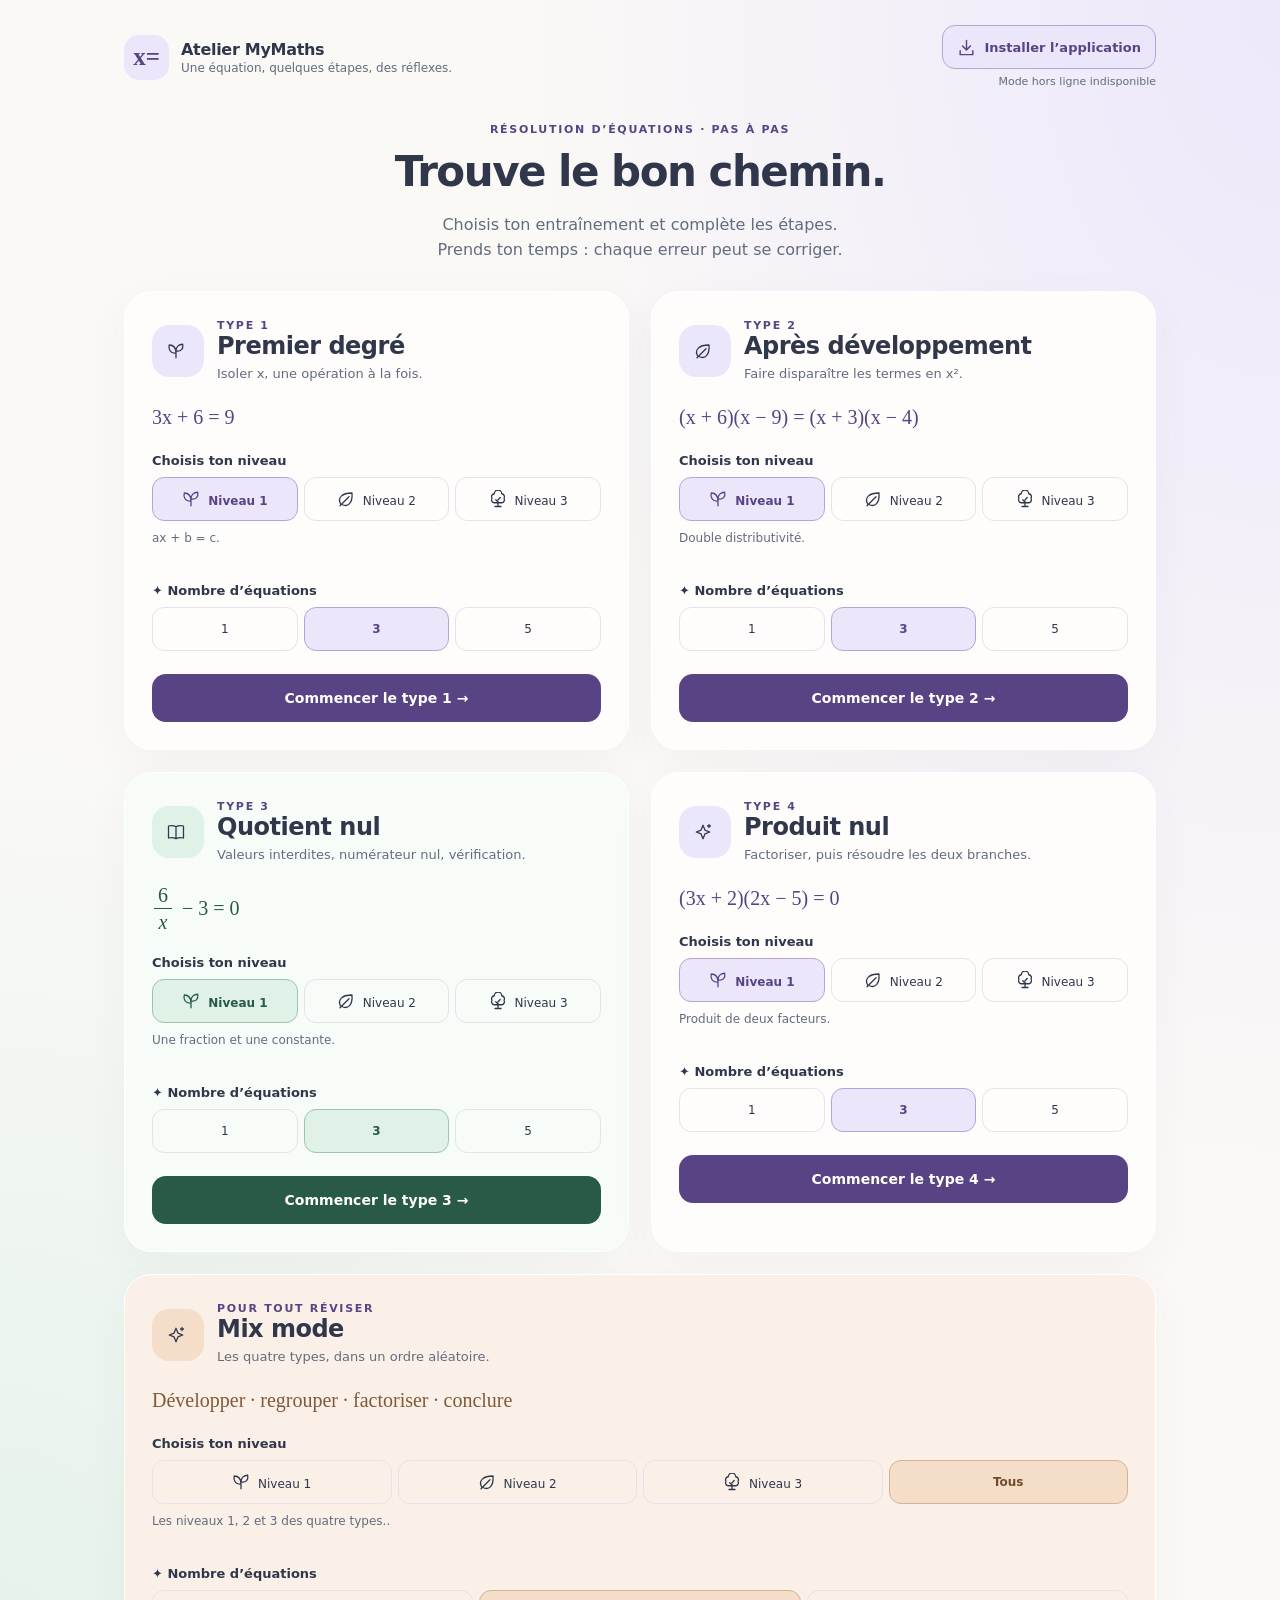
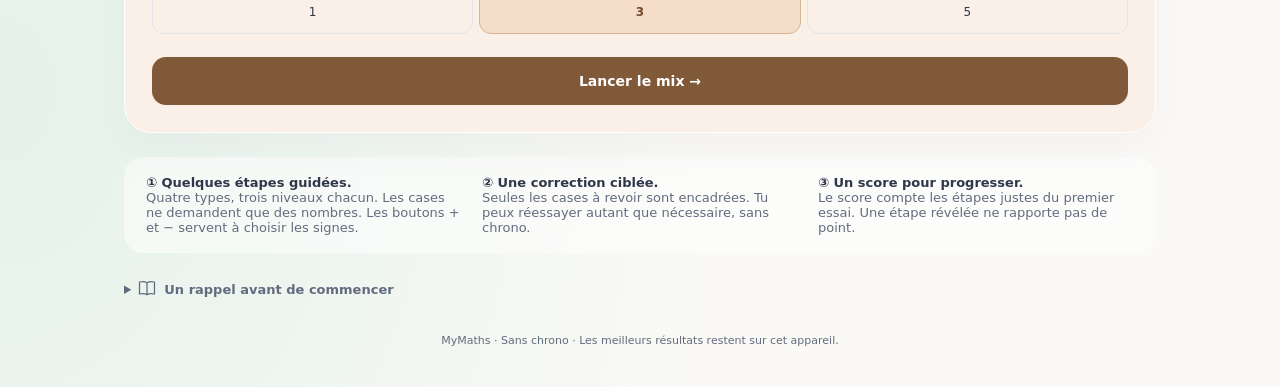
<file: equations/index.html>
<!doctype html><html lang="fr"><head><meta charset="utf-8"><meta name="viewport" content="width=device-width,initial-scale=1,viewport-fit=cover"><meta name="theme-color" content="#f4f0fc"><title>Équations · Atelier MyMaths</title><link rel="manifest" href="manifest.webmanifest"><link rel="icon" type="image/png" sizes="192x192" href="icons/equations-192.png"><link rel="apple-touch-icon" sizes="180x180" href="icons/equations-180.png"><meta name="apple-mobile-web-app-capable" content="yes"><meta name="apple-mobile-web-app-title" content="Équations"><meta name="apple-mobile-web-app-status-bar-style" content="default"><script src="pwa.js" defer></script><style>
:root{--ink:#30374b;--muted:#626c7e;--bg:#faf9f6;--lav:#ece6fa;--lavink:#584385;--mint:#e0f1e8;--mintink:#285a46;--peach:#fbe9dc;--line:#e3e3e9;--card:#fffdfb;--danger:#9b3947;--wrong:#ffe4df;--focus:#675197;--shadow:0 14px 45px #55516b0b;font-family:ui-rounded,"Segoe UI",system-ui,sans-serif;color:var(--ink)}
*{box-sizing:border-box}body{margin:0;background:radial-gradient(ellipse at 100% 0%,#ede7fb 0%,transparent 42%),radial-gradient(ellipse at 0% 85%,#e4f2ea 0%,transparent 40%),var(--bg);min-height:100svh}button,input{font:inherit}button{cursor:pointer;color:inherit}button:disabled{cursor:default;opacity:.6}button:focus-visible,input:focus-visible,a:focus-visible,summary:focus-visible{outline:3px solid var(--focus);outline-offset:4px}[hidden]{display:none!important}button{touch-action:manipulation;-webkit-tap-highlight-color:transparent}a{color:var(--lavink)}.app{max-width:1080px;margin:auto;padding:25px 24px 40px}.brand{display:flex;align-items:center;gap:12px;margin-bottom:34px}.logo{width:45px;height:45px;background:var(--lav);color:var(--lavink);border-radius:15px;display:grid;place-items:center;font-family:Georgia,serif;font-weight:bold;font-size:25px}.brand-title{font-weight:750;letter-spacing:-.3px}.brand-sub{font-size:12px;color:var(--muted);margin-top:2px}.offline{margin-left:auto;font-size:12px;color:var(--mintink);background:var(--mint);padding:8px 12px;border-radius:30px}.hero{max-width:720px;margin:0 auto 28px;text-align:center}.eyebrow{text-transform:uppercase;letter-spacing:1.7px;font-size:11px;font-weight:800;color:var(--lavink)}h1{font-size:clamp(28px,4vw,42px);line-height:1.16;letter-spacing:-1.5px;margin:12px 0}p{line-height:1.55}.hero p{color:var(--muted);font-size:16px;margin-bottom:0}.cards{display:grid;grid-template-columns:1fr 1fr;gap:22px}.card{background:var(--card);border:1px solid #fff;border-radius:27px;padding:27px;box-shadow:var(--shadow)}.card.factor{background:#f8fcf9}.card-head{display:flex;gap:13px;align-items:center}.card-icon{font-size:25px;width:52px;height:52px;display:grid;place-items:center;border-radius:17px;background:var(--lav)}.factor .card-icon{background:var(--mint)}h2{margin:0;font-size:24px;letter-spacing:-.5px}.sub{font-size:13px;color:var(--muted);margin:4px 0 0}.sample{margin:19px 0 22px;color:var(--lavink);font:24px Georgia,serif;display:flex;gap:8px;align-items:center;flex-wrap:wrap}.factor .sample{color:var(--mintink)}fieldset{border:0;margin:20px 0 0;padding:0;min-width:0}legend{font-size:13px;font-weight:700;margin-bottom:9px;padding:0}.choices{display:flex;gap:6px}.choice{flex:1;background:transparent;border:1px solid var(--line);border-radius:12px;padding:11px 4px;min-height:44px;font-size:12px;white-space:nowrap}.choice[aria-pressed=true]{background:var(--lav);border-color:#b4a4d7;color:var(--lavink);font-weight:750}.factor .choice[aria-pressed=true]{background:var(--mint);border-color:#99c6ac;color:var(--mintink)}.level-desc{font-size:12px;min-height:34px;color:var(--muted);margin:8px 0 0}.primary,.secondary{border:0;border-radius:14px;padding:13px 19px;font-weight:700;min-height:48px;font-size:14px}.primary{background:var(--lavink);color:white}.factor .primary{background:var(--mintink)}.secondary{background:#efeff5;color:var(--ink);border:1px solid #e3e3eb}.start{width:100%;margin-top:23px}.rules{margin:24px 0 0;padding:18px 22px;background:#ffffff8c;border-radius:20px;font-size:13px;color:var(--muted)}.rules strong{color:var(--ink)}.rule-grid{display:grid;grid-template-columns:repeat(3,1fr);gap:20px}.memo{margin:18px auto 0;font-size:13px;color:var(--muted)}summary{cursor:pointer;min-height:38px;padding:8px 0;font-weight:600}.memo-content{display:flex;flex-wrap:wrap;gap:12px 24px;padding:10px 0}.memo-content .math{font-size:21px}.foot{margin-top:25px;text-align:center;color:var(--muted);font-size:11px}.toprow{display:flex;justify-content:space-between;align-items:center;gap:12px;margin:0 0 18px}.back{border:0;background:transparent;font-size:13px;padding:10px 0;color:var(--muted);min-height:44px}.session-heading{font-weight:700;font-size:15px}.session{max-width:860px;margin:auto}.exercise{background:var(--card);border:1px solid white;border-radius:27px 27px 0 0;box-shadow:var(--shadow);padding:22px 26px 18px}.ex-meta{display:flex;justify-content:space-between;align-items:center;gap:10px}.badge{border-radius:30px;padding:9px 13px;background:var(--lav);color:var(--lavink);font-size:13px;font-weight:700}.time{background:#ecf0f7;color:#44546e;white-space:nowrap;min-width:94px;text-align:center;font-variant-numeric:tabular-nums}.time.hurry{background:var(--peach);color:#815122}.question-count{text-align:center;color:var(--muted);font-size:12px;margin:16px 0 10px}.progress{height:5px;overflow:hidden;background:#efedf3;border-radius:10px;margin:10px 0 22px}.progress-bar{height:100%;background:#bba6df;border-radius:10px;transition:width .2s}.source{text-align:center;line-height:1.5;margin:0 0 18px;min-height:52px;font-size:clamp(31px,5vw,44px)}.math{font-family:"Cambria Math",Cambria,"Times New Roman",serif;letter-spacing:0;line-height:1.4}.math i{font-style:italic}.math sup{font-size:.58em;vertical-align:super}.fraction{display:inline-flex;flex-direction:column;vertical-align:middle;text-align:center;font-size:.77em;line-height:1.1;margin:0 .12em;transform:translateY(-.07em)}.fraction .num{border-bottom:1.2px solid currentColor;padding:0 .18em .08em}.fraction .den{padding:.08em .18em 0}.equation-label{text-align:center;font-size:12px;color:var(--muted);margin:0 0 8px}.answer-row{display:flex;flex-wrap:wrap;gap:7px;justify-content:center;align-items:center;min-height:80px;font-size:clamp(28px,5vw,39px)}.term{display:inline-flex;align-items:center;gap:5px;white-space:nowrap}.slot{width:92px;max-width:100%;height:57px;border:2px solid #d9d6e4;border-radius:12px;text-align:center;color:var(--ink);background:#fff;font:600 24px ui-rounded,"Segoe UI",system-ui,sans-serif;padding:6px 3px;transition:border .1s}.slot.active{border-color:var(--focus);box-shadow:0 0 0 3px #ede5fa}.slot.bad{border:3px solid var(--danger);background:var(--wrong);box-shadow:none}.slot.good{border-color:#649279;background:#eff8f0;color:#315a44;opacity:1}.slot:disabled{opacity:1}.sign{border:1px solid #d8d4e1;background:#f3eff8;border-radius:10px;width:43px;height:52px;font-size:28px;line-height:1}.sign.bad{border:3px solid var(--danger);background:var(--wrong)}.sign.good{border-color:#649279;background:#eff8f0;opacity:1}.factor-pair{display:flex;flex-wrap:wrap;gap:8px;justify-content:center;align-items:center}.factor-group{display:inline-flex;align-items:center;gap:4px}.factor-group .slot{width:77px}.factor-group .sign{width:39px}.active-hint{font-size:12px;text-align:center;min-height:18px;color:var(--muted);margin:14px 0 3px}.feedback{margin:12px 0 0;border-radius:14px;padding:12px 15px;background:#f1eff7;font-size:14px;line-height:1.45}.feedback.warning{background:var(--peach);color:#754923}.feedback.success{background:var(--mint);color:var(--mintink)}.feedback.error{background:#fce7e3;color:#7e343c}.feedback:empty{display:none}.feedback .math{font-size:23px;display:block;margin-top:7px;overflow-wrap:anywhere}.explanation{font-size:13px;color:var(--muted);margin-top:8px}.keypad-area{border:1px solid #fff;border-top:1px solid #e5e1ec;border-radius:0 0 27px 27px;background:#f0edf5;padding:16px 20px 20px;box-shadow:var(--shadow)}.keypad{display:grid;grid-template-columns:repeat(4,1fr);gap:7px;max-width:560px;margin:auto}.key{border:1px solid #e4dfeb;border-bottom-width:3px;border-radius:13px;background:#fffdfb;height:52px;font-size:23px;font-weight:600}.key.function{font-size:15px;background:#e5def0;color:var(--lavink)}.key:active{transform:translateY(1px);border-bottom-width:1px}.action-row{display:flex;gap:10px;max-width:560px;margin:12px auto 0}.action-row .primary{flex:1}.skip{font-size:12px;min-width:112px;padding:10px;border:0;background:transparent;color:var(--muted);border-radius:12px}.key-guide{text-align:center;font-size:11px;color:var(--muted);margin-top:10px}.practice-memo{padding:0 8px}.result{max-width:860px;margin:auto}.result-hero{text-align:center;background:var(--card);border-radius:27px;padding:30px;border:1px solid #fff;box-shadow:var(--shadow)}.result-emoji{font-size:34px;margin-bottom:10px}.result-title{font-size:28px;margin:0}.result-note{color:var(--muted);margin:8px auto 24px;max-width:520px}.stats{display:grid;grid-template-columns:repeat(3,1fr);gap:10px}.stat{background:#f2eef9;border-radius:18px;padding:17px 10px}.stat:nth-child(2){background:#e9f4ed}.stat:nth-child(3){background:#faeddf}.stat-value{font-size:31px;font-weight:800;letter-spacing:-1px;font-variant-numeric:tabular-nums}.stat-label{font-size:12px;color:var(--muted);margin:5px 0 0}.stat small{display:block;font-size:11px;color:var(--muted);margin-top:5px}.score-info{font-size:12px;color:var(--muted);margin:17px 0 0}.advice{background:#fffdfb;border-radius:21px;padding:22px;margin-top:16px;border:1px solid #fff}.advice h3{font-size:16px;margin:0 0 6px}.advice p{margin:0;font-size:14px;color:var(--muted)}.result-actions{display:flex;flex-wrap:wrap;justify-content:center;gap:10px;margin-top:22px}.review{margin-top:22px;padding:4px 18px;background:#fff9;border-radius:18px}.review-item{padding:15px 0;border-top:1px solid var(--line);font-size:13px}.review-item .math{font-size:23px;display:block;margin-top:8px;overflow-wrap:anywhere}.status-line{display:flex;justify-content:space-between;gap:12px}.record{font-size:12px;color:var(--muted);margin-top:16px}.sr-only{position:absolute;width:1px;height:1px;padding:0;margin:-1px;overflow:hidden;clip:rect(0,0,0,0);white-space:nowrap;border:0}dialog{max-width:400px;width:calc(100% - 32px);border:1px solid #fff;border-radius:22px;padding:25px;color:var(--ink);background:var(--card);box-shadow:0 24px 80px #24203540}dialog::backdrop{background:#30374b55}dialog p{font-size:14px;color:var(--muted)}dialog .action-row{flex-wrap:wrap}button:hover:not(:disabled){filter:brightness(.975)}@media(max-width:750px){.cards{grid-template-columns:1fr}.app{padding:20px 18px 30px}.brand{margin-bottom:25px}.hero h1{letter-spacing:-.8px}.rule-grid{grid-template-columns:1fr;gap:10px}.card{padding:23px}.offline{font-size:11px;padding:7px 9px}.stats{gap:7px}.stat-value{font-size:27px}.result-hero{padding:24px 15px}.source{font-size:34px}.exercise{padding:19px 19px 15px}.factor-group .slot{width:74px}.keypad-area{padding:13px 15px 16px}.choice{font-size:13px}}@media(max-width:380px){.app{padding:15px 10px 25px}.offline{display:none}.card{padding:20px 15px}.choices{gap:4px}.choice{font-size:11px}.exercise{padding:16px 11px}.source{font-size:30px}.slot{width:75px;height:54px;font-size:22px}.answer-row{gap:4px;font-size:30px}.sign{width:37px;height:48px;font-size:25px}.factor-group .slot{width:69px}.factor-group .sign{width:33px}.stats{grid-template-columns:1fr}.stat{padding:12px}.stat-value{font-size:29px}.stat-label{margin-top:1px}.ex-meta .badge{font-size:11px;padding:8px 10px}.result-actions{flex-direction:column}.result-actions button{width:100%}.key-guide{font-size:10px}}@media(prefers-reduced-motion:reduce){*{transition:none!important;scroll-behavior:auto!important}}
.ico{display:inline-block;width:18px;height:18px;vertical-align:-3px;fill:none;stroke:currentColor;stroke-width:1.7;stroke-linecap:round;stroke-linejoin:round;margin-right:4px;flex-shrink:0}.result-emoji .ico{width:38px;height:38px;color:var(--lavink)}.power{white-space:nowrap}.choice{white-space:normal}.slot{min-width:0}
.cards{grid-template-columns:repeat(2,minmax(0,1fr))}.card,.card-head>div{min-width:0}.card-icon{flex-shrink:0}.choice{min-width:0;overflow-wrap:anywhere}@media(max-width:750px){.cards{grid-template-columns:minmax(0,1fr)}}@media(max-width:380px){.card-head{gap:10px}.card-icon{width:40px;height:44px}.card-head h2{font-size:22px}}
.binomial{display:inline-block;white-space:nowrap}.factor-pair{flex:1;min-width:0;max-width:calc(100% - 28px)}@media(max-width:750px){body[data-screen=practice] .brand{margin-bottom:8px}body[data-screen=practice] .brand-sub,body[data-screen=practice] .offline{display:none}body[data-screen=practice] .logo{width:36px;height:36px;border-radius:12px;font-size:23px}.toprow{margin-bottom:8px}.question-count{margin:10px 0 6px}.progress{margin:8px 0 12px}.exercise{padding-top:15px}.source{margin-bottom:12px;font-size:32px}.key{height:46px}.key-guide{font-size:10px}}
.times{font-size:.72em;margin-right:2px}@media(max-width:380px){.factor-pair .slot{width:63px}.factor-pair .factor-group{gap:3px}}

.cards{grid-template-columns:repeat(2,minmax(0,1fr))}.mix-card{grid-column:1/-1;background:#faf0e7}.mix-card .card-icon{background:#f4ddc9}.mix-card .choice[aria-pressed=true]{background:#f4ddc9;color:#75492c;border-color:#d7b393}.mix-card .primary{background:#805939}.mix-card .sample{color:#805939}.number-field{display:inline-flex;align-items:center;border:2px solid #d9d6e4;border-radius:12px;background:#fff;min-width:0;vertical-align:middle;overflow:hidden}.number-field.active{border-color:var(--focus);box-shadow:0 0 0 3px #ede5fa}.number-field.good{border-color:#649279;background:#eff8f0}.number-field .slot{border:0;box-shadow:none;background:transparent;border-radius:0;width:73px;height:53px;font-size:23px}.number-field .slot:focus-visible{outline:0}.number-field .sign{border:0;border-radius:0;width:37px;height:53px;min-width:37px;font-size:25px;background:#f3eff8}.number-field .sign.bad,.number-field .slot.bad{box-shadow:inset 0 0 0 2px var(--danger);background:var(--wrong);border:0}.number-field .sign.good,.number-field .slot.good{background:#eff8f0}.term{gap:4px}.step-expression{display:flex;flex-wrap:wrap;align-items:center;justify-content:center;gap:8px;font-size:34px;line-height:1.7;min-height:78px}.poly-side{display:flex;align-items:center;justify-content:center;flex-wrap:wrap;gap:5px}.side-label{font:12px ui-rounded,"Segoe UI",system-ui,sans-serif;color:var(--muted);margin-bottom:5px;text-align:center}.step-parts{display:grid;grid-template-columns:1fr 1fr;gap:18px}.side-box{background:#f5f2f9;border-radius:16px;padding:12px 8px}.stage-title{text-align:center;font-size:20px;line-height:1.3;margin:15px 0 6px}.stage-help{text-align:center;color:var(--muted);font-size:13px;margin:0 auto 16px;line-height:1.5;max-width:620px}.given{font-size:24px;text-align:center;margin:10px 0 15px;line-height:1.7}.stage-steps{display:flex;gap:6px;justify-content:center;flex-wrap:wrap;margin:12px 0}.stage-chip{font-size:11px;border-radius:20px;padding:7px 10px;background:#f0eef4;color:var(--muted)}.stage-chip.current{background:#ddd3ef;color:#4e387e;font-weight:750}.stage-chip.done{background:var(--mint);color:var(--mintink)}.active-hint{margin:12px 0 3px}.number-field .slot::placeholder{color:#777280}.product-answer{display:flex;flex-wrap:wrap;align-items:center;justify-content:center;gap:8px}.factor-group .number-field .slot{width:57px}.factor-group .number-field .sign{width:32px;min-width:32px}.solution-choices{display:flex;flex-wrap:wrap;gap:8px;justify-content:center;margin:0 0 15px}.solution-choice{min-height:44px;padding:10px 15px;border:1px solid #d7d0e3;border-radius:12px;background:#fff;font-size:13px}.solution-choice[aria-pressed=true]{background:var(--lav);border-color:var(--focus);color:var(--lavink);font-weight:700}.solution-choice.bad{outline:2px solid var(--danger);background:var(--wrong)}.solution-set{min-height:78px}.trail{margin-top:15px;background:#fff9;border-radius:16px;padding:1px 16px}.trail-item{padding:12px 0;border-top:1px solid var(--line);font-size:12px;color:var(--muted)}.trail-item:first-child{border-top:0}.trail-item .math{font-size:22px;color:var(--ink);margin-top:4px;display:block}.current-equation{font-size:clamp(27px,4.5vw,37px);margin:12px 0 6px;text-align:center;line-height:1.7}.stat:nth-child(3){background:#fbeedf}.mode-meta{font-size:12px;color:var(--muted);margin-top:10px}.review-step{border-left:2px solid #d8cfeb;padding-left:12px;margin:10px 0;font-size:12px}.review-step .math{font-size:21px}.step-count{font-size:12px;color:var(--muted);text-align:center}.key.function{font-size:16px}.back{min-height:44px}.practice-memo p{font-size:13px}.card p.sub{min-height:20px}.set-count{font-size:11px;text-align:center;color:var(--muted)}
@media(max-width:800px){.step-parts{grid-template-columns:1fr}.side-box{padding:9px 7px}.stage-help{margin-bottom:12px}.source{font-size:30px}.current-equation{font-size:29px}.step-expression{font-size:29px}.number-field .slot{width:65px;font-size:21px}.number-field .sign{width:33px;min-width:33px}.stage-title{font-size:18px}.stage-chip{padding:5px 8px}}
@media(max-width:750px){.cards{grid-template-columns:minmax(0,1fr)}.mix-card{grid-column:auto}.brand-sub{font-size:11px}.given{font-size:23px}.stage-help{font-size:12px}.stage-steps{gap:4px}.stage-expression{gap:5px}}
@media(max-width:380px){.number-field .slot{width:56px;font-size:20px}.number-field .sign{width:30px;min-width:30px;height:50px}.number-field .slot{height:50px}.step-expression{font-size:27px}.poly-side{gap:3px}.factor-group .number-field .slot{width:48px}.factor-group .number-field .sign{width:28px;min-width:28px}.factor-group{gap:2px}.stage-chip{font-size:10px}.solution-choice{padding:9px 10px;font-size:12px}.given{font-size:21px}.current-equation{font-size:26px}}

@media(max-width:750px){
.keypad-area{position:sticky;bottom:0;z-index:10;padding:10px 12px 12px;box-shadow:0 -5px 20px #47325418;background:#f0edf5}
.keypad{gap:5px}.key{height:44px}.action-row{margin-top:8px}.key-guide{display:none}
.current-equation{position:sticky;top:0;z-index:9;background:var(--card);padding:5px 0;border-radius:12px;font-size:27px}
.poly-side .number-field .slot{width:49px;font-size:20px}.poly-side .number-field .sign{width:27px;min-width:27px;font-size:24px}
.poly-side{font-size:27px;gap:3px;min-height:56px}.side-box{padding:9px 6px}.step-parts{gap:10px}
.stage-help{font-size:12px}.given{font-size:22px;margin:8px 0 12px}.stage-steps{margin:9px 0}.brand{margin-bottom:18px}
}
@media(max-width:380px){.poly-side .number-field .slot{width:42px;font-size:19px}.poly-side .number-field .sign{width:23px;min-width:23px;font-size:23px}.poly-side{font-size:26px}.current-equation{font-size:25px}}

.resolution-history{margin:12px 0}.resolution-line{padding:11px 9px;border-bottom:1px solid var(--line);text-align:center}.resolution-line .math{font-size:25px;line-height:1.7;overflow-wrap:anywhere}.context-label{font:11px ui-rounded,"Segoe UI",system-ui,sans-serif;color:var(--muted);line-height:1.4;margin-bottom:5px}.current-equation{padding:10px 4px}.step-parts{grid-template-columns:minmax(0,1fr) 24px minmax(0,1fr);gap:10px;align-items:center}.equation-equals{font-size:34px;text-align:center;color:var(--lavink);line-height:1.1}.cross-member{display:flex;flex-wrap:wrap;align-items:center;justify-content:center;gap:8px;font-size:25px;line-height:1.8}.distribution-aid{margin:12px 0 16px;background:#edf3f5;border:1px solid #d4e1e8;border-radius:16px;padding:7px 12px}.distribution-aid summary{font-size:13px;color:#465d7f}.distribution-panels{display:grid;grid-template-columns:1fr 1fr;gap:12px;padding-top:8px}.distribution-panel{background:#fff9;border-radius:12px;padding:10px 8px;text-align:center}.product-diagram{width:100%;max-width:360px;height:auto;display:block;margin:auto}.cross-products{font-size:20px;display:flex;flex-wrap:wrap;justify-content:center;gap:6px}.product-blue{color:#556c99}.product-orange{color:#a06340}.distribution-panel p{font-size:12px;margin:7px 0 0;color:var(--muted)}
@media(max-width:800px){.step-parts{grid-template-columns:minmax(0,1fr);gap:7px}.equation-equals{font-size:29px}.distribution-panels{grid-template-columns:1fr}.resolution-line .math{font-size:23px}}
@media(max-width:380px){.current-equation{font-size:23px}.resolution-line .math{font-size:22px}.cross-member{font-size:22px}.cross-products{font-size:19px}.distribution-aid{padding:6px 9px}.distribution-aid summary{font-size:12px}}

.expression-field{display:block;width:100%;min-width:0}.number-field .expression-slot{width:100%;height:59px;font:24px "Cambria Math",Cambria,Georgia,serif;padding:9px 7px;letter-spacing:0}.expression-slot::placeholder{font:13px ui-rounded,"Segoe UI",sans-serif}.identity-entry{display:grid;grid-template-columns:minmax(0,1fr) 24px minmax(0,1fr);gap:10px;align-items:center}.identity-factor{min-width:0}.unreduced-factor{display:flex;align-items:center;gap:5px;font-size:33px}.identity-times{text-align:center;font-size:27px}.identity-zero{grid-column:1/-1;text-align:center;font-size:29px}.algebra-keys{display:grid;grid-template-columns:repeat(5,1fr);max-width:560px;gap:7px;margin:0 auto 8px}.algebra-keys .key{height:43px;font-size:22px}.combine-numerator{display:inline-flex;align-items:center;gap:9px;font-size:31px}.combine-numerator .number-field{font-size:24px}.combine-numerator .slot{width:70px}.identity-rule{font-size:23px;line-height:1.8;margin:8px 0}.identity-method strong{font-size:13px;color:#465d7f}.double-product{border:1px solid #c4d5e7;background:#edf2fa;border-radius:12px;padding:9px;margin-top:11px}.double-product .math{font-size:24px}.identity-method>.math{font-size:23px}.identity-method p{line-height:1.6}.identity-method .side-label{margin-bottom:8px}
@media(max-width:750px){.identity-entry{grid-template-columns:minmax(0,1fr);gap:7px}.identity-zero{grid-column:auto}.number-field .expression-slot{font-size:23px;height:52px}.algebra-keys{gap:5px;margin-bottom:6px}.algebra-keys .key{height:36px}.identity-rule{font-size:22px}.combine-numerator{font-size:29px}.identity-method>.math{font-size:22px}.double-product .math{font-size:23px}}
@media(max-width:380px){.expression-slot::placeholder{font-size:11px}.number-field .expression-slot{font-size:21px}.algebra-keys .key{height:32px}.keypad-area:has(.algebra-keys:not([hidden])) .keypad .key{height:38px}.identity-rule{font-size:20px}.identity-method>.math{font-size:20px}.double-product .math{font-size:21px}}

:root{--math-size:30px;--math-font:"Cambria Math",Cambria,"STIX Two Math","Times New Roman",serif}
.math,.math i,.math input{font-family:var(--math-font);font-weight:400}.math i{font-style:italic}
#source,.resolution-line>.math,#given,#answer,.step-expression,.poly-side,.solution-set,.review-item>.math,.review-step>.math,.feedback .math,.given,.current-equation{font-size:var(--math-size);line-height:1.5}
.resolution-line>.math,#source{padding:8px 0}.math .fraction{font-size:1em;transform:none;margin:0 .12em;line-height:1.12}.fraction .num,.fraction .den{font-size:1em}.math sup{font-size:.6em}
#answer .number-field .slot,#answer .number-field .sign{font-family:var(--math-font);font-size:var(--math-size);font-weight:400}.solution-choice{font-family:ui-rounded,"Segoe UI",system-ui,sans-serif}
.identity-letter{color:#a43f4b;font-style:italic}.identity-map,.identity-substitution,.identity-rule,.identity-method>.math,.double-product .math,.cross-products{font-size:var(--math-size);line-height:1.5}
.identity-map{margin-bottom:12px}.identity-substitution{display:flex;justify-content:center;align-items:center;flex-wrap:wrap;gap:4px;font-size:var(--math-size)}
.identity-method>.math,.identity-rule,.double-product .math{font-size:var(--math-size)}
.underbraced{display:inline-flex;flex-direction:column;align-items:stretch;vertical-align:top;max-width:100%;gap:0}.brace-body{display:flex;justify-content:center}.brace-line{width:100%;height:16px;color:#8f4652;flex:none}.brace-label{font-size:var(--math-size);line-height:1.2;text-align:center}.product-answer{gap:5px;align-items:flex-start}.product-zero{align-self:center}
.branch-rows{display:grid;grid-template-columns:max-content 32px max-content;justify-content:center;align-items:center;gap:12px 10px;max-width:100%;font-size:var(--math-size)}.branch-start{text-align:right;white-space:nowrap}.branch-equiv{text-align:center}.branch-result{display:flex;align-items:center;gap:7px;white-space:nowrap}.branch-or{grid-column:1/-1;text-align:center;font:13px ui-rounded,"Segoe UI",system-ui,sans-serif;color:var(--muted);line-height:1.4}.branch-history{text-align:center;line-height:1.6}.branch-history .branch-or{margin:5px 0}
.final-equivalence{display:flex;flex-direction:column;align-items:center;gap:14px;font-size:var(--math-size);line-height:1.6;padding:15px 0 8px;text-align:center}.final-equation{max-width:100%}.final-set{display:flex;align-items:center;justify-content:center;flex-wrap:wrap;gap:10px}.equiv-symbol{color:var(--lavink)}
#answer .factor-group .number-field .slot{width:58px}#answer .number-field .slot{padding:6px 5px}.factor-group{gap:3px}.poly-side{gap:4px}.combine-numerator{font-size:var(--math-size)}
@media(max-width:800px){:root{--math-size:27px}.branch-rows{gap:10px 7px;grid-template-columns:max-content 25px max-content}.branch-rows .number-field .slot{width:49px!important}.branch-rows .number-field .sign{width:27px;min-width:27px}.identity-substitution{font-size:var(--math-size)}}
@media(max-width:750px){:root{--math-size:26px}#answer .poly-side .number-field .slot{width:51px}#answer .factor-group .number-field .slot{width:51px}.identity-rule,.identity-method>.math,.double-product .math{font-size:var(--math-size)}.current-equation{padding:7px 0}.product-answer{gap:6px}.branch-rows{font-size:var(--math-size)}.final-equivalence{gap:12px}.brace-line{height:13px}}
@media(max-width:380px){:root{--math-size:24px}.branch-rows{grid-template-columns:1fr;justify-items:center;gap:5px}.branch-start{text-align:center}.branch-equiv{display:none}.branch-result::before{content:'⇔';color:var(--lavink);margin-right:3px}.branch-or{margin:7px 0}.identity-map{line-height:1.7}.identity-substitution{font-size:var(--math-size)}#answer .poly-side .number-field .slot{width:45px}#answer .factor-group .number-field .slot{width:47px}.given{overflow-wrap:anywhere}.product-answer .factor-group{gap:1px}.factor-group .number-field .sign{width:25px;min-width:25px}}

.identity-map{display:flex;flex-wrap:wrap;justify-content:center;gap:8px 20px}.solution-value{display:inline-block;max-width:100%}

.numerator-equation{text-align:center;margin:8px 0 12px}.numerator-equation .equiv-symbol{margin-left:10px}.excluded-note{font-size:14px;line-height:1.5;color:#70492d;background:var(--peach);border-radius:12px;padding:10px 14px;margin:0}.excluded-note .fraction{font-family:var(--math-font);font-size:19px}.brace-caption{font:12px ui-rounded,"Segoe UI",system-ui,sans-serif;color:var(--muted)}
.domain-rows{display:flex;flex-direction:column;align-items:center;gap:18px;margin:15px 0}.domain-row{display:grid;grid-template-columns:max-content 26px max-content;gap:10px;align-items:center}.domain-equation{text-align:right;white-space:nowrap}.domain-result{display:flex;align-items:center;gap:6px;white-space:nowrap}.domain-arrow{color:var(--lavink);text-align:center}.domain-notice{background:var(--peach);border-radius:10px;padding:6px 10px;margin:6px 0 0;line-height:1.3;font-size:12px;color:#70492d}.domain-notice .math{font-size:19px}.domain-label{font:12px ui-rounded,"Segoe UI",system-ui,sans-serif}.quotient-answer{gap:9px}.quotient-answer>.fraction{max-width:100%;margin:0}.quotient-answer .den{padding-top:7px}.distribution-reminder{grid-column:1/-1;text-align:center;font-size:13px;color:var(--muted)}
@media(max-width:750px){.domain-row{gap:6px;grid-template-columns:max-content 21px max-content}.domain-result .number-field .slot{width:58px}.domain-notice{padding:5px 7px}.mix-card fieldset:first-of-type .choices{display:grid;grid-template-columns:repeat(2,1fr)}}
@media(max-width:380px){.domain-row{grid-template-columns:max-content max-content;gap:5px}.domain-equation{grid-column:1/-1;text-align:center}.domain-arrow{justify-self:end}.domain-result{justify-self:start}.domain-rows{gap:16px}.domain-notice .math{font-size:18px}}
.equation-tail{display:inline-block;white-space:nowrap}@media(max-width:750px) and (max-height:650px){.keypad-area{padding:8px 10px}.keypad{gap:4px}.key{height:40px}.action-row{margin-top:6px}.action-row .primary{min-height:44px;padding:10px 12px}}
@media(max-width:750px) and (max-height:650px){.current-equation:has(.domain-notice) .reference-equation{white-space:nowrap;overflow-x:auto;max-width:100%;padding-bottom:3px;scrollbar-width:thin}}
@media(max-width:750px) and (max-height:650px){.current-equation:has(.domain-notice) .reference-equation:has(>.reference-lhs){display:flex;align-items:center;gap:8px;white-space:normal;overflow:visible}.current-equation:has(.domain-notice) .reference-lhs{display:block;min-width:0;flex:1;overflow-x:auto;white-space:nowrap;scrollbar-width:thin;padding-bottom:3px}.reference-equation>.equation-tail{flex-shrink:0}}

.common-entry{align-items:center;gap:9px}.unreduced-bracket{display:flex;align-items:center;gap:4px;max-width:100%}.unreduced-body{display:flex;flex-wrap:wrap;align-items:center;justify-content:center;gap:9px}.unreduced-affine{white-space:nowrap}.combine-sign{color:var(--lavink);text-align:center}.common-entry .underbraced{min-width:0}.common-sum-static{display:inline-flex;flex-wrap:wrap;align-items:center;justify-content:center;max-width:100%;gap:4px}
.multiplier-equation{display:flex;flex-wrap:wrap;align-items:center;justify-content:center;gap:8px}.multiplier-part{min-width:0;max-width:100%;background:#f5f2f9;border-radius:16px;padding:12px 8px}.multiplier-expression{display:flex;align-items:center;justify-content:center;flex-wrap:wrap;gap:6px}.multiplier-expression>.fraction{max-width:100%;margin:0}.multiplier-expression .num,.multiplier-expression .den{padding-left:0;padding-right:0}.factor-mirror{display:inline-block;min-height:1.4em;color:#556c99}.multiplication-sign{font-size:.8em}.multiplier-expression .factor-group .number-field .slot{width:50px!important}.multiplier-expression .factor-group .number-field .sign{width:25px;min-width:25px}
.detailed-quotient{gap:8px}.detailed-quotient>.fraction{max-width:100%;margin:0}.detailed-numerator{display:flex;flex-direction:column;align-items:center;gap:5px;max-width:100%}.expanded-product{display:flex;align-items:center;gap:3px;white-space:nowrap;max-width:100%}.expanded-terms{display:flex;align-items:center;gap:4px}.expanded-terms .term{gap:3px}.detailed-quotient .num{padding-left:0;padding-right:0;padding-bottom:7px}.detailed-quotient .den{padding-top:7px}.detailed-quotient .number-field .slot{width:52px!important}.detailed-quotient .number-field .sign{width:27px;min-width:27px}.static-numerator{gap:3px}.static-numerator .combine-sign{font-size:.9em}
@media(max-width:750px){.unreduced-body{flex-direction:column;gap:3px}.common-entry{gap:7px}.multiplier-equation{flex-direction:column;gap:8px}.multiplier-part{width:100%;padding:10px 5px}.multiplier-expression{gap:5px}.detailed-quotient .number-field .slot{width:45px!important}.detailed-quotient .number-field .sign{width:25px;min-width:25px}.expanded-terms{gap:3px}.detailed-quotient{gap:6px}.detailed-numerator{gap:4px}.static-numerator{font-size:var(--math-size)}}
@media(max-width:380px){.detailed-quotient .number-field .slot{width:40px!important}.detailed-quotient .number-field .sign{width:23px;min-width:23px}.expanded-terms{gap:2px}.expanded-terms .term{gap:2px}.expanded-product{gap:1px}.multiplier-expression .factor-group .number-field .slot{width:43px!important}}
@media(max-width:750px) and (max-height:650px){.current-equation .static-numerator{flex-direction:row;gap:5px;max-width:none}.current-equation .static-numerator .binomial{flex-shrink:0}}
.unreduced-bracket>span:first-child,.unreduced-bracket>span:last-child{font-size:0;align-self:stretch;width:8px;min-width:8px;border-top:1.5px solid currentColor;border-bottom:1.5px solid currentColor;margin:5px 0}.unreduced-bracket>span:first-child{border-left:1.5px solid currentColor}.unreduced-bracket>span:last-child{border-right:1.5px solid currentColor}.reference-lhs>.fraction{max-width:100%}
.domain-row.isolated-domain{display:flex;justify-content:center}.constant-rewrite{gap:8px}.constant-rewrite>.fraction{max-width:100%;margin:0}.constant-rewrite .num{padding-left:0;padding-right:0}

.brand{flex-wrap:wrap}.install-actions{margin-left:auto;display:flex;flex-direction:column;align-items:flex-end;gap:5px}.install-button{display:inline-flex;align-items:center;justify-content:center;gap:8px;min-height:44px;border:1px solid #b4a4d7;background:var(--lav);color:var(--lavink);border-radius:13px;padding:10px 14px;font-size:13px;font-weight:700}.install-button svg{width:19px;height:19px;fill:none;stroke:currentColor;stroke-width:1.8;stroke-linecap:round;stroke-linejoin:round}.install-button:disabled{opacity:.8}.offline-status{font-size:11px;line-height:1.4;color:var(--muted)}.offline-status[data-ready=true]{color:var(--mintink)}#eqInstallDialog{max-width:520px;max-height:calc(100svh - 28px);overflow-y:auto;padding:24px}#eqInstallDialog h2{font-size:23px;margin-right:26px}#eqInstallDialog p,#eqInstallDialog li{font-size:14px;line-height:1.6}#eqInstallDialog ol{padding-left:23px}#eqInstallDialog li+li{margin-top:8px}.install-close{float:right;border:0;background:transparent;font-size:25px;min-width:36px;min-height:36px;margin:-8px -9px 0 5px}.install-detail{background:var(--mint);color:var(--mintink)!important;border-radius:12px;padding:11px 13px}.install-link-label{display:block;margin:18px 0 7px;font-size:12px;font-weight:700}.install-link{width:100%;font:12px ui-monospace,monospace;padding:10px;border:1px solid var(--line);border-radius:9px;background:#fff}.install-copy-status{min-height:19px;font-size:12px!important;color:var(--mintink)!important;margin:8px 0 0}.install-dialog-actions{display:flex;flex-wrap:wrap;gap:8px;margin-top:12px}body[data-screen=practice] .install-actions{display:none}
@media(max-width:750px){.install-actions{width:100%;align-items:stretch;flex-direction:row;flex-wrap:wrap;gap:8px;margin-top:2px}.install-button{flex:1}.offline-status{align-self:center;text-align:right}.brand{margin-bottom:23px}#eqInstallDialog{padding:20px}.install-dialog-actions button{flex:1}}
@media(max-width:380px){.install-button{font-size:12px}.offline-status{font-size:10px}}
</style></head><body>
<svg width="0" height="0" aria-hidden="true" style="position:absolute;overflow:hidden"><defs>
<symbol id="icon-sprout" viewBox="0 0 24 24"><path d="M12 21V12M12 15C3 15 2 8 3 4c6 0 9 4 9 11ZM12 12c0-6 4-9 9-9 1 6-2 10-9 9Z"/></symbol>
<symbol id="icon-leaf" viewBox="0 0 24 24"><path d="M5 19c-5-9 2-15 15-15 1 13-5 20-14 15ZM4 21 16 9"/></symbol>
<symbol id="icon-tree" viewBox="0 0 24 24"><path d="M12 22v-7M8 22h8M7 17a4 4 0 0 1-3-6 4 4 0 0 1 3-6 5 5 0 0 1 10 0 4 4 0 0 1 3 6 4 4 0 0 1-3 6H7ZM12 16l-3-3M12 13l3-3"/></symbol>
<symbol id="icon-sparkle" viewBox="0 0 24 24"><path d="m12 3 2.6 6.4L21 12l-6.4 2.6L12 21l-2.6-6.4L3 12l6.4-2.6ZM20 2v4M18 4h4"/></symbol>
<symbol id="icon-timer" viewBox="0 0 24 24"><circle cx="12" cy="14" r="8"/><path d="M12 6V3M9 2h6M18 7l2-2M12 10v5l3 2"/></symbol>
<symbol id="icon-book" viewBox="0 0 24 24"><path d="M12 5c-3-2-6-2-10-1v16c4-1 7-1 10 1 3-2 6-2 10-1V4c-4-1-7-1-10 1ZM12 5v16"/></symbol>
</defs></svg>
<main class="app">
<header class="brand"><div class="logo" aria-hidden="true">x=</div><div><div class="brand-title">Atelier MyMaths</div><div class="brand-sub">Une équation, quelques étapes, des réflexes.</div></div><div class="install-actions"><button class="install-button" id="eqInstallButton" type="button" hidden><svg viewBox="0 0 24 24" aria-hidden="true"><path d="M12 3v12m-5-5 5 5 5-5M4 16v5h16v-5"/></svg><span>Installer l’application</span></button><span id="eqOfflineStatus" class="offline-status" hidden role="status" aria-live="polite">Préparation hors ligne…</span></div></header>
<section id="home" aria-labelledby="title"><div class="hero"><div class="eyebrow">Résolution d’équations · Pas à pas</div><h1 id="title">Trouve le bon chemin.</h1><p>Choisis ton entraînement et complète les étapes.<br>Prends ton temps : chaque erreur peut se corriger.</p></div><div class="cards" id="cards"></div><div class="rules"><div class="rule-grid"><div><strong>① Quelques étapes guidées.</strong><br>Quatre types, trois niveaux chacun. Les cases ne demandent que des nombres. Les boutons + et − servent à choisir les signes.</div><div><strong>② Une correction ciblée.</strong><br>Seules les cases à revoir sont encadrées. Tu peux réessayer autant que nécessaire, sans chrono.</div><div><strong>③ Un score pour progresser.</strong><br>Le score compte les étapes justes du premier essai. Une étape révélée ne rapporte pas de point.</div></div></div><details class="memo"><summary><svg class="ico" aria-hidden="true"><use href="#icon-book"></use></svg> Un rappel avant de commencer</summary><div class="practice-memo"><p>Pour conserver une équation équivalente, on effectue la même opération sur les deux membres. On développe, on regroupe, puis on divise par un coefficient <strong>non nul</strong>.</p><p>Un produit est nul si au moins l’un de ses facteurs est nul. Après factorisation, on résout chacune des équations obtenues.</p><div class="memo-content math"><span>(a + b)² = a² + 2ab + b²</span><span>(a − b)² = a² − 2ab + b²</span><span>a² − b² = (a − b)(a + b)</span></div></div></details></section>
<section id="practice" class="session" hidden aria-label="Entraînement en cours"><div class="toprow"><button class="back" id="back">← Réglages</button><div class="session-heading" id="sessionHeading"></div></div><div class="exercise"><div class="ex-meta"><span class="badge" id="levelBadge"></span><span class="badge time" id="equationBadge"></span></div><div class="progress" id="progress" role="progressbar" aria-label="Avancement de la série" aria-valuemin="0" aria-valuemax="100"><div class="progress-bar" id="progressBar"></div></div><div id="resolutionHistory" class="resolution-history" hidden></div><div class="current-equation math" id="source"></div><div class="stage-steps" id="stageSteps"></div><h2 class="stage-title" id="stageTitle"></h2><p class="stage-help" id="stageHelp"></p><div id="given" class="given math" hidden></div><details id="distributivityAid" class="distribution-aid" hidden><summary>↗ ↘ Voir les deux produits qui donnent le terme en x</summary><div id="distributionPanels" class="distribution-panels"></div></details><div id="answer" class="math"></div><div class="active-hint" id="activeHint"></div><div class="feedback" id="feedback" aria-live="polite" aria-atomic="true"></div></div><div class="keypad-area"><div class="algebra-keys" id="algebraKeys" hidden><button class="key function" data-algebra="x">x</button><button class="key function" data-algebra="+">+</button><button class="key function" data-algebra="-">−</button><button class="key function" data-algebra="(">(</button><button class="key function" data-algebra=")">)</button></div><div class="keypad" id="keypad" aria-label="Clavier numérique"></div><div class="action-row"><button class="skip" id="reveal">Voir cette étape</button><button class="primary" id="validate">Vérifier l’étape ↵</button></div><div class="key-guide" id="keyGuide">± change le signe · a/b insère « / » · ↔ change de case · saisie au clavier également possible</div></div><details class="memo practice-memo"><summary><svg class="ico" aria-hidden="true"><use href="#icon-book"></use></svg> Besoin d’un rappel ?</summary><p>Développe avant de regrouper. Soustrais la même quantité aux deux membres. Divise uniquement par un coefficient non nul.</p><p class="math">ab = 0 ⇔ a = 0 ou b = 0<br>a² − b² = (a − b)(a + b)</p><p>Un quotient est nul si son numérateur est nul et son dénominateur non nul. Détermine les valeurs interdites avant de transformer l’équation, puis écarte-les des solutions.</p><p><strong>0x = 0</strong> : tous les réels conviennent.<br><strong>0x = un nombre non nul</strong> : aucune solution.</p></details></section>
<section id="results" class="result" hidden aria-labelledby="resultTitle"><div class="result-hero"><div class="result-emoji" id="resultEmoji"></div><h2 class="result-title" id="resultTitle" tabindex="-1"></h2><p class="result-note" id="resultNote"></p><div class="stats" id="stats"></div><p class="score-info" id="scoreInfo"></p><div class="record" id="record"></div><div class="result-actions"><button class="primary" id="again">↻ Nouvelle série</button><button class="secondary" id="adapt" hidden></button><button class="secondary" id="settings">Changer les réglages</button></div></div><div class="advice" id="advice"></div><details class="review"><summary>Relire la résolution des équations</summary><div id="reviewList"></div></details></section>
<footer class="foot">MyMaths · Sans chrono · Les meilleurs résultats restent sur cet appareil.</footer></main>
<dialog id="eqInstallDialog" aria-labelledby="eqInstallTitle"><button id="eqCloseInstall" class="install-close" type="button" aria-label="Fermer les instructions d’installation">×</button><h2 id="eqInstallTitle">Installer Équations</h2><p>Retrouve tes entraînements avec une icône sur cet appareil.</p><div id="eqInstallInstructions"></div><p class="install-detail" id="eqOfflineDetail"></p><label class="install-link-label" for="eqInstallLink">Lien de l’application</label><input class="install-link" id="eqInstallLink" type="text" readonly inputmode="none" aria-label="Lien de l’application à copier"><div class="install-dialog-actions"><button class="secondary" id="eqCopyLink" type="button">Copier le lien</button><button class="primary" id="eqNativeInstall" type="button" hidden>Installer maintenant</button></div><p class="install-copy-status" id="eqCopyStatus" role="status"></p></dialog>
<dialog id="quitDialog"><h2>Revenir aux réglages ?</h2><p>La série en cours sera abandonnée. Tu pourras en lancer une nouvelle.</p><div class="action-row"><button class="secondary" id="keepGoing">Continuer</button><button class="primary" id="quit">Revenir</button></div></dialog>
<script>
'use strict';
const $=id=>document.getElementById(id);
const icon=name=>'<svg class="ico" aria-hidden="true"><use href="#icon-'+name+'"></use></svg>';
const gcd=(a,b)=>{a=a<0n?-a:a;b=b<0n?-b:b;while(b)[a,b]=[b,a%b];return a||1n;};
function R(n,d=1){n=BigInt(n);d=BigInt(d);if(!d)throw Error('Dénominateur nul');if(d<0n){n=-n;d=-d;}let g=gcd(n,d);return{n:n/g,d:d/g};}
const Z=R(0),ONE=R(1),add=(a,b)=>R(a.n*b.d+b.n*a.d,a.d*b.d),mul=(a,b)=>R(a.n*b.n,a.d*b.d),neg=a=>R(-a.n,a.d),sub=(a,b)=>add(a,neg(b)),div=(a,b)=>R(a.n*b.d,a.d*b.n),eq=(a,b)=>a.n===b.n&&a.d===b.d,abs=a=>a.n<0n?neg(a):a;
const textR=r=>r.d===1n?String(r.n):r.n+'/'+r.d;
function parse(s){s=s.trim().replace(/\s/g,'').replace(',','.').replace('÷','/');if(s.length>20)return null;let m;if((m=s.match(/^([+-]?\d+)\/(\d+)$/)))return BigInt(m[2])?R(m[1],m[2]):null;if((m=s.match(/^([+-]?)(\d*)(?:\.(\d*))?$/))&&(m[2]||m[3]))return R(BigInt((m[1]==='-'?'-':'')+(m[2]||'0')+(m[3]||'')),10n**BigInt((m[3]||'').length));return null;}
function frac(top,bottom,label){return '<span class="fraction"'+(label?' role="img" aria-label="'+label+'"':'')+'><span class="num">'+top+'</span><span class="den">'+bottom+'</span></span>';}
function mathR(r){let sign=r.n<0n?'−':'';return sign+(r.d===1n?String(abs(r).n):frac(String(abs(r).n),String(r.d),abs(r).n+' sur '+r.d));}
function mono(r,p){return(eq(r,ONE)?'':mathR(r))+'<i>x</i>'+(p===2?'<sup>2</sup>':'');}
function polynomial(p){let out='';for(let i=0;i<3;i++){let c=p[i];if(c.n===0n)continue;out+=(out?(c.n<0n?' − ':' + '):(c.n<0n?'−':''))+(i===2?mathR(abs(c)):mono(abs(c),2-i));}return out||'0';}
const sum=(left,right)=>({kind:'sum',left,right});
const lin=(a,b)=>({kind:'linear',a:R(a),b:R(b)}),product=(p,q)=>({kind:'product',factors:[p,q]}),squared=p=>({kind:'square',inner:p}),scaled=(k,inner)=>({kind:'scaled',k:R(k),inner}),fraction=(numer,m)=>({kind:'fraction',numer,den:R(m)}),difference=(left,right)=>({kind:'difference',left,right});
const pAdd=(p,q)=>p.map((a,i)=>add(a,q[i])),pSub=(p,q)=>p.map((a,i)=>sub(a,q[i])),pScale=(p,k)=>p.map(c=>mul(c,k));
function pTimes(p,q){return[mul(p[1],q[1]),add(mul(p[1],q[2]),mul(p[2],q[1])),mul(p[2],q[2])];}
function expand(e){switch(e.kind){case'linear':return[Z,e.a,e.b];case'offsetFraction':return[Z,div(ONE,e.den),e.offset];case'product':return pTimes(expand(e.factors[0]),expand(e.factors[1]));case'square':{let p=expand(e.inner);return pTimes(p,p);}case'scaled':return pScale(expand(e.inner),e.k);case'fraction':return pScale(expand(e.numer),div(ONE,e.den));case'sum':return pAdd(expand(e.left),expand(e.right));case'difference':return pSub(expand(e.left),expand(e.right));}}
function render(e){switch(e.kind){case'linear':return polynomial([Z,e.a,e.b]);case'offsetFraction':return frac('<i>x</i>',mathR(e.den))+(e.offset.n===0n?'':(e.offset.n<0n?' − ':' + ')+mathR(abs(e.offset)));case'product':return '<span class="binomial">('+render(e.factors[0])+')</span><span class="binomial">('+render(e.factors[1])+')</span>';case'square':return'<span class="binomial">('+render(e.inner)+')<sup>2</sup></span>';case'scaled':if(eq(e.k,ONE))return render(e.inner);return (eq(e.k,neg(ONE))?'−':mathR(e.k))+(e.inner.kind==='linear'?'<span class="binomial">('+render(e.inner)+')</span>':e.inner.kind==='difference'?'['+render(e.inner)+']':render(e.inner));case'fraction':return frac(render(e.numer),mathR(e.den));case'rationalSum':return renderRational(e);case'sum':return render(e.left)+' + '+render(e.right);case'difference':return render(e.left)+' − '+render(e.right);}}
const int=(lo,hi)=>lo+Math.floor(Math.random()*(hi-lo+1)),pick=a=>a[int(0,a.length-1)],signed=(max=8)=>pick([-1,1])*int(1,max),shuffle=a=>{a=[...a];for(let i=a.length-1;i>0;i--){let j=int(0,i);[a[i],a[j]]=[a[j],a[i]];}return a;};
const uniqueRoots=roots=>roots.filter((r,i)=>!roots.slice(0,i).some(x=>eq(x,r))).sort((a,b)=>a.n*b.d<b.n*a.d?-1:a.n*b.d>b.n*a.d?1:0);

function linearText(e){let a=e.a,b=e.b;return (a.n===0n?'':(eq(a,ONE)?'x':eq(a,neg(ONE))?'-x':textR(a)+'x'))+(b.n===0n?'':((b.n>0n&&a.n!==0n?'+':'')+textR(b)))||(a.n===0n?'0':'');}
const samePoly=(a,b)=>a.every((c,i)=>eq(c,b[i]));
function parseAlgebra(raw){try{
 const str=raw.replace(/\s/g,'').replace(/[−–]/g,'-').replace(/[×·]/g,'*').replace(/,/g,'.').toLowerCase();if(!str||str.length>100||/[^0-9.x()+*/-]/.test(str))return null;let i=0;
 const node=(op,left,right,p)=>({op,left,right,p});
 const times=(p,q)=>{let out=[Z,Z,Z];for(let a=0;a<3;a++)for(let b=0;b<3;b++){let degree=4-a-b,c=mul(p[a],q[b]);if(degree>2){if(c.n)throw Error();}else out[2-degree]=add(out[2-degree],c);}return out;};
 function atom(){if(str[i]==='+'){i++;return atom();}if(str[i]==='-'){i++;let t=atom();return node('neg',t,null,t.p.map(neg));}if(str[i]==='('){i++;let t=sum();if(str[i++]!==')')throw Error();return t;}if(str[i]==='x'){i++;return node('x',null,null,[Z,ONE,Z]);}let m=str.slice(i).match(/^(?:\d+(?:\.\d*)?|\.\d+)/);if(!m)throw Error();i+=m[0].length;let r=parse(m[0]);if(!r)throw Error();return node('num',null,null,[Z,Z,r]);}
 function term(){let t=atom();while(i<str.length){let op=str[i],implicit=op==='x'||op==='('||/[0-9.]/.test(op);if(op!=='*'&&op!=='/'&&!implicit)break;if(!implicit)i++;else op='*';let u=atom();if(op==='/'){if(u.p[0].n||u.p[1].n||u.p[2].n===0n)throw Error();t=node('/',t,u,t.p.map(c=>div(c,u.p[2])));}else t=node('*',t,u,times(t.p,u.p));}return t;}
 function sum(){let t=term();while(str[i]==='+'||str[i]==='-'){let op=str[i++],u=term();t=node(op,t,u,op==='+'?pAdd(t.p,u.p):pSub(t.p,u.p));}return t;}
 const t=sum();return i===str.length?t:null;
 }catch{return null;}}
function identityAssessment(stage,q,values){let A=expand(q.exprL.left.inner),B=expand(q.exprL.right.inner),u=parseAlgebra(values.u),v=parseAlgebra(values.v);let isDiff=t=>t&&t.op==='-'&&samePoly(t.left.p,A)&&samePoly(t.right.p,B),isSum=t=>t&&t.op==='+'&&((samePoly(t.left.p,A)&&samePoly(t.right.p,B))||(samePoly(t.left.p,B)&&samePoly(t.right.p,A)));let straight=[!!isDiff(u),!!isSum(v)],swapped=[!!isSum(u),!!isDiff(v)],checks=swapped.filter(Boolean).length>straight.filter(Boolean).length?swapped:straight;return{ok:checks.every(Boolean),checks,targets:stage.targets};}
function algebraHTML(text){text=text.replace(/\s/g,'').replace(/[−–]/g,'-').replace(/([+-])/g,' $1 ').replace(/\(\s*([+-])\s*/g,'($1').replace(/^\s*([+-])\s+/,'$1').trim();return text.replace(/[&<>"']/g,c=>({'&':'&amp;','<':'&lt;','>':'&gt;','"':'&quot;',"'":'&#39;'}[c])).replace(/x/gi,'<i>x</i>').replace(/-/g,'−').replace(/\*/g,' × ');}

function renderRational(e){let out=frac(render(e.terms[0].numer),render(e.terms[0].denom));if(e.terms.length===2)out+=(e.sign===-1?' − ':' + ')+frac(render(e.terms[1].numer),render(e.terms[1].denom));if(e.offset?.n)out+=(e.offset.n<0n?' − ':' + ')+mathR(abs(e.offset));return out;}
function completeQuestion(q){
 if(q.exprL.kind==='rationalSum'){
  let e=q.exprL,t=e.terms;q.rational=true;q.forbidden=uniqueRoots(t.map(t=>div(neg(t.denom.b),t.denom.a)));q.denominators=t.map(t=>t.denom);
  if(t.length===1){q.numeratorExpr=sum(t[0].numer,scaled(e.offset.n,t[0].denom));q.denominatorExpr=t[0].denom;}
  else{let left=product(t[0].numer,t[1].denom),right=product(t[1].numer,t[0].denom);q.numeratorExpr=e.sign===-1?difference(left,right):sum(left,right);q.denominatorExpr=product(t[0].denom,t[1].denom);}
  q.left=expand(q.numeratorExpr);q.right=[Z,Z,Z];q.workL=q.left;q.workR=q.right;if(q.left[0].n)throw Error('Le numérateur doit être affine');
 }else{
  q.left=expand(q.exprL);q.right=expand(q.exprR);
  if(q.fractionEquation&&q.exprL.kind==='offsetFraction'){let a=q.exprL.den,b=q.exprR.den;q.combinedL=fraction(lin(1,mul(a,q.exprL.offset).n),a.n);q.combinedR=fraction(lin(1,mul(b,q.exprR.offset).n),b.n);q.multiplier=mul(a,b);q.prepL=scaled(b.n,q.combinedL.numer);q.prepR=scaled(a.n,q.combinedR.numer);}
  if(q.fractionEquation&&q.exprL.kind==='fraction'){q.multiplier=mul(q.exprL.den,q.exprR.den);q.prepL=scaled(q.exprR.den.n,q.exprL.numer);q.prepR=scaled(q.exprL.den.n,q.exprR.numer);}
  q.workL=pScale(q.left,q.multiplier||ONE);q.workR=pScale(q.right,q.multiplier||ONE);
 }
 q.A=sub(q.workL[1],q.workR[1]);q.B=sub(q.workR[2],q.workL[2]);q.source=render(q.exprL)+(q.rational||q.type===4?' <span class="equation-tail">= 0</span>':' = '+render(q.exprR));
 if(q.type===4){q.roots=uniqueRoots([div(neg(q.factors[1]),q.factors[0]),div(neg(q.factors[3]),q.factors[2])]);q.solutionKind=q.roots.length===2?'two':'one';}
 else if(q.A.n===0n){q.solutionKind=q.B.n===0n?'all':'none';q.roots=[];}
 else{q.roots=[div(q.B,q.A)];q.candidateRoots=[...q.roots];if(q.rational)q.roots=q.roots.filter(r=>!q.forbidden.some(v=>eq(r,v)));q.solutionKind=q.roots.length?'one':'none';}
 return q;
}
function generate(type,level){
 let q={type,level};
 if(type===1){
  if(level===1){q.exprL=lin(int(1,8)*pick([1,1,1,-1]),int(-12,12));q.exprR=lin(0,int(-15,15));q.needsExpansion=false;}
  else if(level===3){let a=pick([-1,1])*int(2,10),b;do b=pick([-1,1])*int(2,10);while(a===b);q.fractionEquation=true;q.needsExpansion=true;
   if(Math.random()<.5){q.exprL={kind:'offsetFraction',den:R(a),offset:R(signed(10))};q.exprR={kind:'offsetFraction',den:R(b),offset:R(signed(10))};}
   else{q.exprL=fraction(lin(signed(5),signed(10)),a);q.exprR=fraction(lin(signed(5),signed(10)),b);}
  }else if(Math.random()<.5){let a=signed(8),b=int(-12,12),c=signed(8),d=int(-12,12);if(Math.random()<.08){c=a;d=Math.random()<.5?b:b+signed(4);}q.exprL=lin(a,b);q.exprR=lin(c,d);q.needsExpansion=false;}
  else{q.exprL=scaled(signed(5),lin(pick([1,1,2,3]),signed(8)));q.exprR=scaled(signed(5),lin(pick([1,1,2,3]),signed(8)));q.needsExpansion=true;}
 }else if(type===2){
  let k=int(1,4);
  if(level===1){let n=shuffle(Array.from({length:19},(_,i)=>i-9).filter(x=>x!==0)).slice(0,4);q.exprL=product(lin(1,n[0]),lin(1,n[1]));q.exprR=product(lin(1,n[2]),lin(1,n[3]));}
  else if(level===2){let b=int(1,8),d=signed(8);if(pick([true,false])){q.exprL=product(lin(k,-b),lin(k,b));q.exprR=squared(lin(k,d));}else{q.exprL=squared(lin(k,d));q.exprR=product(lin(k,-b),lin(k,b));}}
  else{let a=pick([2,3,4]),c;do c=pick([2,3,4]);while(a===c);let n=shuffle(Array.from({length:17},(_,i)=>i-8).filter(x=>x!==0)).slice(0,4);q.exprL=product(lin(a,n[0]),lin(c,n[1]));q.exprR=product(lin(c,n[2]),lin(a,n[3]));}
  q.needsExpansion=true;
 }else if(type===3){
  let terms,sign=pick([-1,1]),offset=Z;
  if(level===1){terms=[{numer:lin(0,signed(9)),denom:lin(1,0)}];offset=R(signed(9));}
  else{let a=level===2?pick([1,1,2,3]):signed(4),b=signed(8),c=level===2?pick([1,1,2,3]):signed(4),d;
   do d=signed(8);while(a*d===b*c);
   if(level===2)terms=[{numer:lin(0,signed(9)),denom:lin(a,b)},{numer:lin(0,signed(9)),denom:lin(c,d)}];
   else{let k=signed(3),n=signed(9),m=signed(9);if(Math.random()<.18){n=k*b;m=-sign*k*d+signed(5);}terms=[{numer:lin(k*a,n),denom:lin(a,b)},{numer:lin(-sign*k*c,m),denom:lin(c,d)}];}
  }
  q.exprL={kind:'rationalSum',terms,sign,offset};q.exprR=lin(0,0);
 }else if(type===4){
  let a=signed(5),b=int(-9,9),c=signed(5),d=int(-9,9);
  if(level===1){q.exprL=product(lin(a,b),lin(c,d));q.factors=[R(a),R(b),R(c),R(d)];}
  else if(level===2){let e=signed(4),f=signed(8),sign=pick([-1,1]),square=Math.random()<.3;if(square){c=a;d=b;while(a+sign*e===0)e=signed(4);}else while(c+sign*e===0)c=signed(5);q.common=lin(a,b);q.commonSign=sign;q.commonU=lin(c,d);q.commonV=lin(e,f);let left=square?squared(q.common):product(q.common,q.commonU),right=product(q.common,q.commonV);q.exprL=sign===-1?difference(left,right):sum(left,right);q.factors=[R(a),R(b),R(c+sign*e),R(d+sign*f)];}
  else{while(Math.abs(c)===Math.abs(a))c=signed(5);q.exprL=difference(squared(lin(a,b)),squared(lin(c,d)));q.factors=[R(a-c),R(b-d),R(a+c),R(b+d)];}
  q.exprR=lin(0,0);
 }
 return completeQuestion(q);
}
function series(cfg){let types=[];while(types.length<cfg.count)types.push(...shuffle([1,2,3,4]));let levels=[];while(levels.length<cfg.count)levels.push(...shuffle([1,2,3]));let seen=new Set();return types.slice(0,cfg.count).map((t,i)=>{let type=cfg.mode==='mix'?t:Number(cfg.mode),level=cfg.level||levels[i],q;do q=generate(type,level);while(seen.has(q.source));seen.add(q.source);return q;});}
const identityLetter=l=>'<i class="identity-letter">'+l+'</i>';
function underbrace(body,label){return '<span class="underbraced"><span class="brace-body">'+body+'</span><svg class="brace-line" viewBox="0 0 200 18" preserveAspectRatio="none" aria-hidden="true"><path d="M1 1 Q1 9 13 9 H85 Q98 9 100 17 Q102 9 115 9 H187 Q199 9 199 1" fill="none" stroke="currentColor" stroke-width="1.6"/></svg><span class="brace-label">'+label+'</span></span>';}
function identityGiven(q){let a=render(q.exprL.left.inner),b=render(q.exprL.right.inner);return '<div class="identity-map"><span class="binomial">'+identityLetter('a')+' = '+a+'</span><span class="binomial">'+identityLetter('b')+' = '+b+'</span></div><div class="identity-substitution"><span class="binomial">[('+a+') − ('+b+')]</span><span class="binomial">[('+a+') + ('+b+')]</span><span> = 0</span></div>';}
function makeStages(q,ctx={}){if(q.rational)return rationalStages(q);if(q.type===4){let f=ctx.factors||ctx.identityFactors||q.factors,out=[];if(q.level===3)out.push({kind:'factor',annotated:true,title:'Factoriser une différence de carrés',help:'Utilise a² − b² = (a − b)(a + b). Dans chaque facteur, complète directement le terme simplifié en x et la constante.',given:identityGiven(q),targets:q.factors.map((value,i)=>({key:['a','b','c','d'][i],value,label:['Coefficient de x de a moins b','Constante de a moins b','Coefficient de x de a plus b','Constante de a plus b'][i]})),hint:'Réduis a − b puis a + b. Le signe moins devant b porte sur toute son expression.'});if(q.level===2)out.push(commonUnreducedStage(q),commonStage(q));out.push({kind:'branches',title:'Utiliser le produit nul',help:'Un produit est nul si au moins un facteur est nul. Sur chaque ligne, complète l’équation équivalente en isolant le terme en x.',factors:f,targets:[{key:'u',value:neg(f[1]),label:'Constante à droite dans la première équation'},{key:'v',value:neg(f[3]),label:'Constante à droite dans la seconde équation'}],hint:'Pour ax + b = 0, on soustrait b : ax = −b.'});out.push({kind:'solution',title:'Donner l’ensemble des solutions',help:'Résous les deux équations et rassemble les valeurs distinctes dans S. Leur ordre n’a pas d’importance.',hint:'Une valeur répétée ne donne qu’une solution. Chaque division se fait par le coefficient de x.'});return out;}let out=[];if(q.fractionEquation&&q.exprL.kind==='offsetFraction')out.push({kind:'combine',title:'Réunir chaque membre en une fraction',help:'Écris chaque membre sous la forme d’une seule fraction en complétant les numérateurs. Le dénominateur de chaque membre est conservé.',targets:[{key:'u',value:q.combinedL.numer.b,label:'Constante au numérateur du membre gauche'},{key:'v',value:q.combinedR.numer.b,label:'Constante au numérateur du membre droit'}],hint:'Pour ajouter un entier à x/a, écris cet entier avec le dénominateur a.'});else if(q.fractionEquation)out.push({kind:'cross',title:'Trouver une équation sans fractions',help:'Complète les deux facteurs pour écrire le produit en croix. Ne développe pas encore les numérateurs.',targets:[{key:'u',value:q.exprR.den,label:'Facteur devant le numérateur du membre gauche'},{key:'v',value:q.exprL.den,label:'Facteur devant le numérateur du membre droit'}],hint:'Le dénominateur de droite multiplie le numérateur de gauche, et inversement.'});if(q.needsExpansion){let quad=q.workL[0].n!==0n||q.workR[0].n!==0n,targets=[];for(const [name,p]of[['l',q.workL],['r',q.workR]])for(const i of (quad?[0,1,2]:[1,2]))targets.push({key:name+i,value:p[i],label:({0:'Coefficient de x au carré',1:'Coefficient de x',2:'Constante'})[i]+' du membre '+(name==='l'?'gauche':'droit')});out.push({kind:'expand',quad,targets,title:q.fractionEquation&&q.exprL.kind==='offsetFraction'?'Produit en croix et développement':'Développer et réduire',help:q.fractionEquation&&q.exprL.kind==='offsetFraction'?'Effectue le produit en croix, puis développe les deux membres. Complète les coefficients obtenus.':'Complète les coefficients des deux membres développés et réduits.',given:null,hint:quad?'Vérifie les signes, les produits et les doubles produits. Les coefficients de x² doivent être identiques.':'Distribue à chaque terme, en conservant bien les signes.'});}out.push({kind:'reduce',title:'Regrouper les termes',help:'Regroupe les termes en x et les constantes pour obtenir ax = b. Ne multiplie ni ne divise à cette étape.',targets:[{key:'a',value:q.A,label:'Coefficient a de x après regroupement'},{key:'b',value:q.B,label:'Constante b à droite après regroupement'}],hint:'Soustrais les termes en x d’un membre et les constantes de l’autre. La même opération s’applique aux deux membres.'});out.push({kind:'solution',title:'Conclure',help:q.A.n===0n?'Observe l’égalité obtenue : peut-elle être vraie ? Choisis l’ensemble des solutions.':'Divise par le coefficient de x, puis donne S. Les fractions et les décimaux exacts sont acceptés.',hint:q.A.n===0n?'Ne divise pas par zéro. Compare les deux membres.':'La solution est le quotient de la constante par le coefficient de x.'});return out;}

function commonParts(q){let l=q.exprL.left,r=q.exprL.right;return{a:l.kind==='square'?l.inner:l.factors[0],b:l.kind==='square'?l.inner:l.factors[1],c:r.factors[1],sign:q.exprL.kind==='sum'?1:-1};}
function commonUnreducedStage(q){let p=commonParts(q);return{kind:'common-unreduced',title:'Factoriser sans réduire',help:'Complète le facteur commun, puis les deux expressions de b '+(p.sign===-1?'−':'+')+' c dans le second facteur. Ne réduis pas encore cette somme ou cette différence.',given:'ab '+(p.sign===-1?'−':'+')+' ac = a(b '+(p.sign===-1?'−':'+')+' c)',targets:[['a',p.a.a,'Coefficient de x du facteur commun'],['b',p.a.b,'Constante du facteur commun'],['u1',p.b.a,'Coefficient de x de b'],['u2',p.b.b,'Constante de b'],['v1',p.c.a,'Coefficient de x de c'],['v2',p.c.b,'Constante de c']].map(([key,value,label])=>({key,value,label})),hint:'Conserve les deux expressions de départ dans la somme ou la différence. Pour un carré, rappelle-toi que a² = aa.'};}
function commonStage(q){let p=commonParts(q);return{kind:'factor',common:true,commonReduced:true,annotated:true,title:'Réduire le second facteur',help:'Le facteur commun reste inchangé. Réduis maintenant b '+(p.sign===-1?'−':'+')+' c en regroupant les termes en x et les constantes.',targets:[{key:'c',value:q.factors[2],label:'Coefficient de x du second facteur réduit'},{key:'d',value:q.factors[3],label:'Constante du second facteur réduit'}],hint:p.sign===-1?'Le signe moins devant c change les signes de tous ses termes.':'Additionne les coefficients de x entre eux, puis les constantes entre elles.'};}
function rationalStages(q){return[
 {kind:'domain',title:'Déterminer les valeurs interdites',help:q.level===1?'Pour quelle valeur de x le dénominateur x est-il nul ? Complète cette valeur interdite.':'Un dénominateur ne doit jamais être nul. Résous chaque équation ci-dessous pour trouver la ou les valeurs interdites.',targets:q.denominators.map((d,i)=>({key:'v'+i,value:div(neg(d.b),d.a),label:'Valeur interdite par le dénominateur '+(i+1)})),hint:'Résous chaque dénominateur égal à zéro. La valeur obtenue est interdite, ce n’est pas une solution de l’équation initiale.'},
 ...(q.level>=2?[multiplierStage(q),numeratorExpansionStage(q)]:[constantFractionStage(q)]),
 {kind:'quotient',title:q.level===1?'Écrire un seul quotient':'Réduire le numérateur',help:q.level===1?'Réunis les termes dans une seule fraction. Complète le coefficient de x et la constante du numérateur.':'Regroupe les termes des deux développements au numérateur. Attention au signe entre les deux parenthèses ; les termes en x² doivent s’annuler.',targets:[{key:'n1',value:q.workL[1],label:'Coefficient de x du numérateur'},{key:'n2',value:q.workL[2],label:'Constante du numérateur'}],hint:q.level===1?'Additionne les numérateurs en conservant le dénominateur x.':'Multiplie chaque numérateur par le dénominateur de l’autre fraction, en conservant le signe entre les fractions.'},
 {kind:'reduce',rational:true,title:'Annuler le numérateur',help:'Sur le domaine autorisé, le quotient est nul si son numérateur est nul. Isole le terme en x.',targets:[{key:'a',value:q.A,label:'Coefficient de x après regroupement'},{key:'b',value:q.B,label:'Constante à droite après regroupement'}],hint:'Le dénominateur est non nul sur le domaine autorisé. Résous uniquement l’équation du numérateur.'},
 {kind:'solution',title:'Vérifier et conclure',help:'Résous l’équation du numérateur. Écarte toute valeur interdite avant de donner l’ensemble S.',hint:'Une valeur interdite ne peut jamais appartenir à S, même si elle annule le numérateur.'}
 ];}
function constantFractionStage(q){return{kind:'constant-fraction',title:'Écrire l’entier avec le dénominateur x',help:'Transforme l’entier en une fraction de dénominateur x. Complète le coefficient de x au numérateur, en conservant le signe entre les deux fractions.',targets:[{key:'k',value:abs(q.exprL.offset),label:'Coefficient de x au numérateur de la seconde fraction'}],hint:'Pour x non nul, multiplier puis diviser un entier par x ne change pas sa valeur.'};}
function multiplierStage(q){let [d1,d2]=q.denominators;return{kind:'multipliers',title:'Mettre au même dénominateur',help:'Complète le facteur qui multiplie chaque fraction. Il multiplie à la fois le numérateur et le dénominateur : les valeurs saisies se recopient en dessous.',targets:[['m1a',d2.a,'Coefficient de x du facteur de la première fraction'],['m1b',d2.b,'Constante du facteur de la première fraction'],['m2a',d1.a,'Coefficient de x du facteur de la seconde fraction'],['m2b',d1.b,'Constante du facteur de la seconde fraction']].map(([key,value,label])=>({key,value,label})),hint:'Multiplie la première fraction par le dénominateur de la seconde, en haut et en bas. Fais l’inverse pour la seconde fraction.'};}
function numeratorExpansionStage(q){let p=expand(q.numeratorExpr.left),r=expand(q.numeratorExpr.right),quad=p[0].n!==0n||r[0].n!==0n,targets=[];for(let [prefix,poly]of[['l',p],['r',r]])for(let i of quad?[0,1,2]:[1,2])targets.push({key:prefix+i,value:poly[i],label:({0:'Coefficient de x²',1:'Coefficient de x',2:'Constante'})[i]+' du '+(prefix==='l'?'premier':'second')+' développement'});return{kind:'numerator-expand',quad,title:quad?'Développer les deux produits':'Développer les deux numérateurs',help:'Complète chaque développement séparément dans le numérateur. Conserve les parenthèses et le signe entre elles : tu regrouperas les termes à l’étape suivante.',targets,hint:'Développe chaque produit indépendamment. Si les deux parenthèses sont séparées par un signe moins, tu changeras les signes du second développement à l’étape suivante.'};}
function domainHTML(q){return '<span class="domain-label">Valeur'+(q.forbidden.length>1?'s':'')+' interdite'+(q.forbidden.length>1?'s':'')+' :</span> <span class="math">'+q.forbidden.map(mathR).join(' ; ')+'</span>';}

function summary(rows){let steps=rows.flatMap(r=>r.done),first=steps.filter(r=>r.first).length,revealed=steps.filter(r=>r.revealed).length,perfect=rows.filter(r=>r.done.every(s=>s.first)).length;return{total:steps.length,first,revealed,corrected:steps.length-first-revealed,percent:Math.round(first/steps.length*100),perfect,count:rows.length};}
function closest(options,values){return options.map(targets=>({targets,matches:targets.filter(t=>eq(values[t.key],t.value)).length})).sort((a,b)=>b.matches-a.matches)[0].targets;}
function assess(stage,q,values,choice){if(stage.kind==='identity')return identityAssessment(stage,q,values);if(stage.kind==='common-unreduced'&&commonParts(q).sign===1){let swap=stage.targets.map(t=>({...t,key:({u1:'v1',u2:'v2',v1:'u1',v2:'u2'})[t.key]||t.key})),targets=closest([stage.targets,swap],values);return{ok:targets.every(t=>eq(values[t.key],t.value)),targets};}if(stage.kind==='solution'){if(choice!==q.solutionKind)return{ok:false,kindError:true,targets:[]};let keys=choice==='two'?['r1','r2']:choice==='one'?['r1']:[];if(!keys.length)return{ok:true,targets:[]};let opts=[keys.map((key,i)=>({key,value:q.roots[i],label:'Solution '+(i+1)}))];if(keys.length===2)opts.push(keys.map((key,i)=>({key,value:q.roots[1-i],label:'Solution '+(i+1)})));let targets=closest(opts,values);return{ok:targets.every(t=>eq(values[t.key],t.value)),targets};}if(stage.kind==='factor'){if(stage.annotated)return{ok:stage.targets.every(t=>eq(values[t.key],t.value)),targets:stage.targets};let p=pTimes([Z,values.a,values.b],[Z,values.c,values.d]),target=pSub(q.left,q.right);let f=stage.targets,swap=[{...f[0],value:f[2].value},{...f[1],value:f[3].value},{...f[2],value:f[0].value},{...f[3],value:f[1].value}];let targets=closest([f,swap,f.map(t=>({...t,value:neg(t.value)})),swap.map(t=>({...t,value:neg(t.value)}))],values);return{ok:p.every((a,i)=>eq(a,target[i])),targets};}let options=[stage.targets];if(stage.kind==='reduce')options.push(stage.targets.map(t=>({...t,value:neg(t.value)})));let targets=closest(options,values);return{ok:targets.every(t=>eq(values[t.key],t.value)),targets};}
const MODES={1:{title:'Premier degré',subtitle:'Isoler x, une opération à la fois.',icon:'sprout',levels:['ax + b = c','Deux membres ou parenthèses','Fractions à dénominateurs numériques'],sample:'3x + 6 = 9'},2:{title:'Après développement',subtitle:'Faire disparaître les termes en x².',icon:'leaf',levels:['Double distributivité','Identités remarquables','Produits de facteurs affines'],sample:'(x + 6)(x − 9) = (x + 3)(x − 4)'},3:{title:'Quotient nul',subtitle:'Valeurs interdites, numérateur nul, vérification.',icon:'book',levels:['Une fraction et une constante','Deux fractions, numérateurs entiers','Deux fractions, numérateurs affines'],sample:frac('6','<i>x</i>')+' − 3 = 0'},4:{title:'Produit nul',subtitle:'Factoriser, puis résoudre les deux branches.',icon:'sparkle',levels:['Produit de deux facteurs','Mise en évidence d’un facteur commun','Différence de deux carrés'],sample:'(3x + 2)(2x − 5) = 0'},mix:{title:'Mix mode',subtitle:'Les quatre types, dans un ordre aléatoire.',icon:'sparkle',levels:[],sample:'Développer · regrouper · factoriser · conclure'}};
MODES[1].samples=['3x + 6 = 9','3(x + 7) = 2(x − 7)',frac('2<i>x</i> − 3','4')+' = '+frac('<i>x</i> + 5','6')];
MODES[2].samples=[MODES[2].sample,'(x − 6)(x + 6) = (x + 3)²','(2x − 3)(3x + 1) = (3x + 2)(2x − 5)'];
MODES[3].samples=[MODES[3].sample,frac('3','<i>x</i> − 2')+' + '+frac('2','<i>x</i> + 1')+' = 0',frac('2<i>x</i> + 1','<i>x</i> − 2')+' − '+frac('2<i>x</i> − 3','<i>x</i> + 1')+' = 0'];
MODES[4].samples=[MODES[4].sample,'(x + 2)² − (x + 2)(3x − 1) = 0','(3x + 2)² − (2x + 1)² = 0'];
function readStore(key,fallback){try{return JSON.parse(localStorage.getItem(key))||fallback;}catch{return fallback;}}
function writeStore(key,value){try{localStorage.setItem(key,JSON.stringify(value));return true;}catch{return false;}}
const configs={};for(const mode of Object.keys(MODES)){let old=readStore('mymaths-equations-v5-settings-'+mode,{});configs[mode]={mode,level:(mode==='mix'?[0,1,2,3]:[1,2,3]).includes(old.level)?old.level:(mode==='mix'?0:1),count:[1,3,5].includes(old.count)?old.count:3};}
let session=null,current=null,fields=[],active=null,adaptation=null;
const levelIcon=n=>n===1?'sprout':n===2?'leaf':'tree';
const levelName=n=>n===0?'Niveaux mélangés':'Niveau '+n;
function homeCards(){$('cards').innerHTML=Object.entries(MODES).map(([mode,m])=>{let c=configs[mode];let options=mode==='mix'?[1,2,3,0]:[1,2,3];let group=(key,vals,labels)=>'<div class="choices" role="group" aria-label="'+(key==='level'?'Niveau':'Nombre d’équations')+'">'+vals.map((v,i)=>'<button class="choice" data-mode="'+mode+'" data-key="'+key+'" data-value="'+v+'" aria-pressed="'+(c[key]===v)+'">'+labels[i]+'</button>').join('')+'</div>';return'<article class="card '+(mode==='mix'?'mix-card':mode==='3'?'factor':'')+'"><div class="card-head"><span class="card-icon" aria-hidden="true">'+icon(m.icon)+'</span><div><div class="eyebrow">'+(mode==='mix'?'Pour tout réviser':'Type '+mode)+'</div><h2>'+m.title+'</h2><p class="sub">'+m.subtitle+'</p></div></div><div class="sample math" style="font-size:20px">'+(m.samples?.[c.level-1]||m.sample)+'</div><fieldset><legend>Choisis ton niveau</legend>'+group('level',options,options.map(n=>n===0?'Tous':icon(levelIcon(n))+' Niveau '+n))+'<p class="level-desc">'+(mode==='mix'?(c.level?'Le niveau '+c.level+' des quatre types.':'Les niveaux 1, 2 et 3 des quatre types.'):m.levels[c.level-1])+'.</p></fieldset><fieldset><legend>✦ Nombre d’équations</legend>'+group('count',[1,3,5],['1','3','5'])+'</fieldset><button class="primary start" data-start="'+mode+'">'+(mode==='mix'?'Lancer le mix':'Commencer le type '+mode)+' →</button></article>';}).join('');}
function show(id){document.body.dataset.screen=id;for(const name of ['home','practice','results'])$(name).hidden=name!==id;}
function start(cfg){$('quitDialog').close();session={cfg:{...cfg},questions:series(cfg),index:0,rows:[],phase:'edit'};session.total=session.questions.reduce((n,q)=>n+makeStages(q).length,0);show('practice');window.scrollTo({top:0,behavior:'instant'});initQuestion();}
function initQuestion(){current={q:session.questions[session.index],ctx:{},stageIndex:0,done:[],attempts:0,ready:false,choiceTouched:false,solutionCache:{}};$('sessionHeading').textContent='Type '+current.q.type+' · '+MODES[current.q.type].title;$('levelBadge').innerHTML=icon(levelIcon(current.q.level))+' Niveau '+current.q.level;$('equationBadge').textContent='Équation '+(session.index+1)+' / '+session.cfg.count;document.querySelector('#practice > .memo').open=false;renderStage();}
function field(key,value,label){fields.push({key,value,label});return'<span class="number-field" id="wrap-'+key+'"><button class="sign" id="sign-'+key+'" type="button" data-sign="+" aria-label="Signe pour '+label+' : plus. Cliquer pour changer.">+</button><input class="slot" id="field-'+key+'" aria-label="'+label+' : nombre sans le signe" type="text" inputmode="none" maxlength="20" placeholder="?" autocomplete="off" spellcheck="false"></span>';}
function algebraField(key,value,label){fields.push({key,value,label,type:'expression'});return '<span class="number-field expression-field" id="wrap-'+key+'"><input id="field-'+key+'" class="slot expression-slot" type="text" inputmode="none" maxlength="100" placeholder="Expression en x, sans réduire" aria-label="'+label+'" autocomplete="off" spellcheck="false"></span>';}
const signedMono=a=>a.n===0n?'0<i>x</i>':(a.n<0n?'−':'')+mono(abs(a),1);
const linearEquation=(a,b)=>signedMono(a)+' = '+mathR(b);
function solutionHTML(kind,roots){return'S = '+(kind==='none'?'∅':kind==='all'?'ℝ':'{ '+roots.map(mathR).join(' ; ')+' }');}
function renderSolution(){let q=current.q,choices=q.type===4?['one','two']:['one','none','all'];let chosen=current.choice;let labels={one:'Une solution',two:'Deux solutions',none:'Aucune solution',all:q.rational?'Tout le domaine autorisé':'Tous les réels'};let choicesHTML='<div class="solution-choices" role="group" aria-label="Nombre de solutions">'+choices.map(k=>'<button class="solution-choice" data-choice="'+k+'" aria-pressed="'+(k===chosen)+'">'+labels[k]+'</button>').join('')+'</div>';let set='<div class="step-expression solution-set">S = ';if(chosen==='none')set+='∅';else if(chosen==='all')set+=q.rational?'ℝ ∖ { '+q.forbidden.map(mathR).join(' ; ')+' }':'ℝ';else{set+='{ '+field('r1',q.roots[0]||Z,'Première solution');if(chosen==='two')set+=' ; '+field('r2',q.roots[1]||q.roots[0]||Z,'Seconde solution');set+=' }';}return choicesHTML+set+'</div>';}
function stageMarkup(stage){let q=current.q;let byKey=key=>stage.targets.find(t=>t.key===key);let box=key=>{let f=byKey(key);return field(key,f.value,f.label);};if(stage.kind==='constant-fraction')return constantFractionMarkup(stage,box);if(stage.kind==='common-unreduced')return commonUnreducedMarkup(stage,box);if(stage.kind==='multipliers')return multiplierMarkup(stage,box);if(stage.kind==='numerator-expand')return numeratorExpansionMarkup(stage,box);if(stage.kind==='domain')return domainMarkup(stage,box);if(stage.kind==='quotient')return '<div class="step-expression quotient-answer">'+(q.level>=2?'<span class="equiv-symbol">⇔</span>':'')+frac('<span class="poly-side">'+box('n1')+'<i>x</i>'+box('n2')+'</span>',render(q.denominatorExpr))+'<span> = 0</span></div>';if(stage.kind==='identity')return '<div class="identity-entry">'+stage.targets.map(t=>'<div class="identity-factor"><div class="side-label">'+t.label+'</div><div class="unreduced-factor">[ '+algebraField(t.key,t.value,t.label)+' ]</div></div>').join('<div class="identity-times math">×</div>')+'<div class="math identity-zero">= 0</div></div>';if(stage.kind==='combine'){let member=(key,den)=>'<div class="side-box"><div class="side-label">Membre '+(key==='u'?'gauche':'droit')+'</div><div class="step-expression math">'+frac('<span class="combine-numerator"><i>x</i>'+box(key)+'</span>',mathR(den))+'</div></div>';return '<div class="step-parts">'+member('u',q.exprL.den)+'<div class="equation-equals math">=</div>'+member('v',q.exprR.den)+'</div>';}if(stage.kind==='cross')return '<div class="cross-equation step-parts"><div class="side-box"><div class="side-label">Membre gauche</div><div class="cross-member math">'+box('u')+'<span> × ('+render(q.exprL.numer)+')</span></div></div><div class="equation-equals math" aria-label="égale">=</div><div class="side-box"><div class="side-label">Membre droit</div><div class="cross-member math">'+box('v')+'<span> × ('+render(q.exprR.numer)+')</span></div></div></div>';if(stage.kind==='expand'){let side=prefix=>{let html='<div class="side-box"><div class="side-label">Membre '+(prefix==='l'?'gauche':'droit')+'</div><div class="poly-side step-expression">';for(let i of (stage.quad?[0,1,2]:[1,2]))html+='<span class="term">'+box(prefix+i)+(i===0?'<span class="power"><i>x</i><sup>2</sup></span>':i===1?'<i>x</i>':'')+'</span>';return html+'</div></div>';};return '<div class="step-parts">'+side('l')+'<div class="equation-equals math" aria-label="égale">=</div>'+side('r')+'</div>';}if(stage.kind==='reduce')return(stage.rational?'<div class="numerator-equation">'+polynomial(q.workL)+' = 0 <span class="equiv-symbol">⇔</span></div>':'')+'<div class="step-expression"><span class="term">'+box('a')+'<i>x</i></span><span> = </span>'+box('b')+'</div>';if(stage.kind==='factor'){let factor=(a,b)=>'<span class="factor-group">('+box(a)+'<i>x</i>'+box(b)+')</span>';let left=stage.commonReduced?'<span class="factor-group">('+render(commonParts(q).a)+')</span>':factor('a','b'),right=factor('c','d');if(stage.common){left=underbrace(left,'<span class="brace-caption">Facteur commun</span>');right=underbrace(right,'<span class="brace-caption">Facteur réduit</span>');}else if(stage.annotated){left=underbrace(left,identityLetter('a')+' − '+identityLetter('b'));right=underbrace(right,identityLetter('a')+' + '+identityLetter('b'));}return'<div class="step-expression product-answer">'+(stage.commonReduced?'<span class="equiv-symbol">⇔</span>':'')+left+right+'<span class="product-zero"> = 0</span></div>';}if(stage.kind==='branches'){let row=(a,b,key)=>'<div class="branch-start">'+polynomial([Z,a,b])+' = 0</div><div class="branch-equiv" aria-label="équivaut à">⇔</div><div class="branch-result"><span>'+signedMono(a)+' = </span>'+box(key)+'</div>';return '<div class="branch-rows">'+row(stage.factors[0],stage.factors[1],'u')+'<div class="branch-or">ou</div>'+row(stage.factors[2],stage.factors[3],'v')+'</div>';}return renderSolution();}

function constantFractionMarkup(stage,box){let q=current.q,e=q.exprL;return '<div class="step-expression constant-rewrite"><span class="equiv-symbol">⇔</span>'+frac(render(e.terms[0].numer),render(e.terms[0].denom))+'<span>'+(e.offset.n<0n?'−':'+')+'</span>'+frac('<span class="term">'+box('k')+'<i>x</i></span>','<i>x</i>')+'<span class="equation-tail">= 0</span></div>';}
function constantFractionHTML(q,v){let e=q.exprL;return '<span class="equiv-symbol">⇔</span> '+frac(render(e.terms[0].numer),render(e.terms[0].denom))+(e.offset.n<0n?' − ':' + ')+frac(signedMono(v.k),'<i>x</i>')+' = 0';}
function affineEntry(box,a,b,cls=''){return '<span class="factor-group '+cls+'">('+box(a)+'<i>x</i>'+box(b)+')</span>';}
function commonUnreducedMarkup(stage,box){let p=commonParts(current.q),a=underbrace(affineEntry(box,'a','b'),identityLetter('a')),body='<span class="unreduced-bracket"><span>[</span><span class="unreduced-body">'+affineEntry(box,'u1','u2','unreduced-affine')+'<span class="combine-sign">'+(p.sign===-1?'−':'+')+'</span>'+affineEntry(box,'v1','v2','unreduced-affine')+'</span><span>]</span></span>';return '<div class="step-expression common-entry"><span class="equiv-symbol">⇔</span>'+a+underbrace(body,identityLetter('b')+' '+(p.sign===-1?'−':'+')+' '+identityLetter('c'))+'<span class="equation-tail"> = 0</span></div>';}
function multiplierMarkup(stage,box){let q=current.q,e=q.exprL;let part=i=>'<div class="multiplier-part"><div class="side-label">'+(i===0?'Première':'Seconde')+' fraction</div><div class="multiplier-expression">'+frac(render(e.terms[i].numer),render(e.terms[i].denom))+'<span class="multiplication-sign">×</span>'+frac(affineEntry(box,'m'+(i+1)+'a','m'+(i+1)+'b'),'<span class="factor-mirror" data-factor-mirror="m'+(i+1)+'">(?<i>x</i> + ?)</span>')+'</div></div>';return '<div class="multiplier-equation"><span class="equiv-symbol">⇔</span>'+part(0)+'<span class="combine-sign">'+(e.sign===-1?'−':'+')+'</span>'+part(1)+'<span class="equation-tail"> = 0</span></div>';}
function numeratorExpansionMarkup(stage,box){let q=current.q;let poly=prefix=>'<span class="expanded-product">(<span class="expanded-terms">'+(stage.quad?[0,1,2]:[1,2]).map(i=>'<span class="term">'+box(prefix+i)+(i===0?'<span class="power"><i>x</i><sup>2</sup></span>':i===1?'<i>x</i>':'')+'</span>').join('')+'</span>)</span>';let numerator='<span class="detailed-numerator">'+poly('l')+'<span class="combine-sign">'+(q.exprL.sign===-1?'−':'+')+'</span>'+poly('r')+'</span>';return '<div class="step-expression detailed-quotient"><span class="equiv-symbol">⇔</span>'+frac(numerator,render(q.denominatorExpr))+'<span class="equation-tail"> = 0</span></div>';}
function updateMirrors(){if(current?.stage?.kind!=='multipliers')return;for(let m of ['m1','m2']){let values=['a','b'].map(s=>{let key=m+s,input=$('field-'+key),sign=$('sign-'+key);let v=input&&parse(input.value);return v?(sign.dataset.sign==='-'?neg(v):v):null;});let el=document.querySelector('[data-factor-mirror="'+m+'"]');if(el)el.innerHTML=values.every(Boolean)?'('+polynomial([Z,...values])+')':'(?<i>x</i> + ?)';}}
function commonUnreducedHTML(q,v){let p=commonParts(q),poly=(a,b)=>polynomial([Z,a,b]);return '<span class="binomial">('+poly(v.a,v.b)+')</span><span class="common-sum-static">[<span class="binomial">('+poly(v.u1,v.u2)+')</span> '+(p.sign===-1?'−':'+')+' <span class="binomial">('+poly(v.v1,v.v2)+')</span>]</span> = 0';}
function multipliedFractionsHTML(q){let e=q.exprL,term=(i,j)=>frac(render(e.terms[i].numer),render(e.terms[i].denom))+' × '+frac(render(e.terms[j].denom),render(e.terms[j].denom));return term(0,1)+(e.sign===-1?' − ':' + ')+term(1,0)+' = 0';}
function expandedNumeratorHTML(q,stage,v){let poly=p=>polynomial([v[p+'0']||Z,v[p+'1'],v[p+'2']]);let numerator='<span class="detailed-numerator static-numerator"><span class="binomial">('+poly('l')+')</span><span class="combine-sign">'+(q.exprL.sign===-1?'−':'+')+'</span><span class="binomial">('+poly('r')+')</span></span>';return frac(numerator,render(q.denominatorExpr))+' = 0';}

function domainMarkup(stage,box){return '<div class="domain-rows">'+current.q.denominators.map((d,i)=>{let result='<span class="domain-result"><i>x</i> = '+box('v'+i)+'</span>';return eq(d.a,ONE)&&d.b.n===0n?'<div class="domain-row isolated-domain">'+result+'</div>':'<div class="domain-row"><span class="domain-equation">'+render(d)+' = 0</span><span class="domain-arrow">⇔</span>'+result+'</div>';}).join('')+'</div>';}
function renderResolutionContext(){
 let rows=[{title:'Équation initiale',html:current.q.source},...current.done.flatMap((d,i)=>d.kind==='domain'?[]:[{title:'Étape '+(i+1)+' · '+d.title,html:d.html}])];
 if(current.stage.kind==='numerator-expand')rows.push({title:'Numérateur à développer',html:'<span class="reference-lhs"><span class="equiv-symbol">⇔</span> '+frac(render(current.q.numeratorExpr),render(current.q.denominatorExpr))+'</span><span class="equation-tail">= 0</span>'});
 let last=rows.pop();$('resolutionHistory').hidden=!rows.length;$('resolutionHistory').innerHTML=rows.map(r=>'<div class="resolution-line"><div class="context-label">'+r.title+'</div><div class="math">'+r.html+'</div></div>').join('');
 $('source').innerHTML='<div class="context-label">'+last.title+'</div><div class="reference-equation" tabindex="0" aria-label="Équation de référence">'+(current.q.rational&&last.html===current.q.source?'<span class="reference-lhs">'+render(current.q.exprL)+'</span><span class="equation-tail">= 0</span>':last.html)+'</div>'+(current.q.rational&&current.done.some(d=>d.kind==='domain')?'<div class="domain-notice">'+domainHTML(current.q)+'</div>':'');
}
function crossTerms(p,q){let m=mul(p.a,q.b),n=mul(p.b,q.a);return '<span class="product-blue">'+(m.n<0n?'− ':'')+mono(abs(p.a),1)+' × '+mathR(abs(q.b))+'</span><span> '+(n.n<0n?'−':'+')+' </span><span class="product-orange">'+mathR(abs(p.b))+' × '+mono(abs(q.a),1)+'</span>';}
function productDiagram(expr,prefix){
 let k=ONE;while(expr.kind==='scaled'){k=mul(k,expr.k);expr=expr.inner;}
 let f=expr.kind==='product'?expr.factors:expr.kind==='square'?[expr.inner,expr.inner]:null;if(!f||f.some(e=>e.kind!=='linear'))return '';
 let [p,q]=f;let coeffX=r=>(r.n<0n?'−':'')+(eq(abs(r),ONE)?'':textR(abs(r)))+'x';let constant=r=>(r.n<0n?'− ': '+ ')+textR(abs(r));
 let blue='#556c99',orange='#a06340';
 return '<div class="distribution-panel"><div class="side-label">Membre '+(prefix==='l'?'gauche':'droit')+'</div><svg class="product-diagram" viewBox="0 0 360 116" role="img" aria-label="Deux flèches relient le terme en x du premier facteur à la constante du second, et la constante du premier au terme en x du second."><defs><marker id="arrow-'+prefix+'-a" viewBox="0 0 10 10" refX="9" refY="5" markerWidth="6" markerHeight="6" orient="auto-start-reverse"><path d="M0 0 L10 5 L0 10 Z" fill="'+blue+'"/></marker><marker id="arrow-'+prefix+'-b" viewBox="0 0 10 10" refX="9" refY="5" markerWidth="6" markerHeight="6" orient="auto-start-reverse"><path d="M0 0 L10 5 L0 10 Z" fill="'+orange+'"/></marker></defs><path d="M58 45 C58 5 309 5 309 45" fill="none" stroke="'+blue+'" stroke-width="2.5" marker-end="url(#arrow-'+prefix+'-a)"/><path d="M124 79 C124 114 235 114 235 79" fill="none" stroke="'+orange+'" stroke-width="2.5" marker-end="url(#arrow-'+prefix+'-b)"/><g font-family="Cambria, Georgia, serif" font-size="25" text-anchor="middle"><text x="15" y="70">(</text><text x="60" y="70" fill="'+blue+'">'+coeffX(p.a)+'</text><text x="124" y="70" fill="'+orange+'">'+constant(p.b)+'</text><text x="162" y="70">)</text><text x="202" y="70">(</text><text x="242" y="70" fill="'+orange+'">'+coeffX(q.a)+'</text><text x="308" y="70" fill="'+blue+'">'+constant(q.b)+'</text><text x="347" y="70">)</text></g></svg><div class="cross-products math">'+crossTerms(p,q)+'</div><p>Additionne ces deux produits pour former le terme en <i>x</i>.'+(eq(k,ONE)?'':' Le facteur extérieur '+mathR(k)+' multiplie ensuite ce terme.')+'</p></div>';
}
function methodPanel(expr,prefix){let k=ONE;while(expr.kind==='scaled'){k=mul(k,expr.k);expr=expr.inner;}let label='<div class="side-label">Membre '+(prefix==='l'?'gauche':'droit')+'</div>',a=identityLetter('a'),b=identityLetter('b');
 if(expr.kind==='square'&&expr.inner.kind==='linear'){let u=expr.inner.a,v=expr.inner.b,A=signedMono(u),B=mathR(abs(v)),minus=v.n<0n;return '<div class="distribution-panel identity-method">'+label+'<strong>Carré d’une '+(minus?'différence':'somme')+'</strong><div class="identity-rule math">('+a+' '+(minus?'−':'+')+' '+b+')² = '+a+'² '+(minus?'−':'+')+' 2'+a+b+' + '+b+'²</div><div class="math">'+a+' = '+A+' ; '+b+' = '+B+'</div><div class="double-product"><div class="side-label">Double produit à calculer</div><div class="math">'+(minus?'−':'+')+' 2 × '+A+' × '+B+' <span aria-hidden="true">→</span> ?<i>x</i></div></div><p>Calcule ce double produit, puis complète le coefficient de x.'+(eq(k,ONE)?'':' Multiplie ensuite par le facteur extérieur '+mathR(k)+'.')+'</p></div>';}
 if(expr.kind==='product'){let [p,r]=expr.factors;if(p.kind==='linear'&&r.kind==='linear'&&eq(p.a,r.a)&&eq(p.b,neg(r.b))){let A=signedMono(p.a),B=mathR(abs(p.b));return '<div class="distribution-panel identity-method">'+label+'<strong>Produit de deux expressions conjuguées</strong><div class="identity-rule math">('+a+' − '+b+')('+a+' + '+b+') = '+a+'² − '+b+'²</div><div class="math">'+a+' = '+A+' ; '+b+' = '+B+'</div><div class="identity-rule math">('+A+')² − '+B+'²</div><p>Les termes en x s’annulent : le coefficient de x est <strong>0</strong>. Il reste une différence de carrés.'+(eq(k,ONE)?'':' Multiplie ensuite par le facteur extérieur '+mathR(k)+'.')+'</p></div>';}}
 return productDiagram(eq(k,ONE)?expr:scaled(k.n,expr),prefix);
}
function renderDistributionAid(){let stage=current.stage,q=current.q;let quotient=stage.kind==='numerator-expand'&&q.level===3;let enabled=stage.kind==='expand'&&stage.quad||quotient;$('distributivityAid').hidden=!enabled;if(!enabled)return;let lhs,rhs;if(quotient){lhs=q.numeratorExpr.left;rhs=q.numeratorExpr.right;}else{lhs=q.fractionEquation?q.prepL:q.exprL;rhs=q.fractionEquation?q.prepR:q.exprR;}$('distributionPanels').innerHTML=methodPanel(lhs,'l')+methodPanel(rhs,'r');if(quotient){$('distributionPanels').querySelectorAll('.side-label').forEach((el,i)=>{if(i<2)el.textContent=i===0?'Premier produit du numérateur':'Second produit du numérateur';});$('distributionPanels').insertAdjacentHTML('beforeend','<p class="distribution-reminder">Combine ensuite les deux développements avec le signe '+(q.exprL.sign===-1?'−':'+')+' de l’équation. Les termes en x² s’annulent.</p>');}let identity=$('distributionPanels').querySelector('.identity-method');$('distributivityAid').querySelector('summary').textContent=identity?'Reconnaître l’identité et calculer le double produit':'↗ ↘ Voir les produits qui donnent le terme en x';$('distributivityAid').open=!quotient;}
function renderStage(){$('keypad').hidden=false;$('keyGuide').hidden=false;fields=[];active=null;current.ready=false;current.attempts=0;current.choiceTouched=false;current.solutionCache={};let stages=makeStages(current.q,current.ctx);current.stage=stages[current.stageIndex];if(current.stage.kind==='solution')current.choice=current.q.type===4?'two':'one';$('stageTitle').textContent=current.stage.title;$('stageHelp').textContent=current.stage.help;$('stageSteps').innerHTML=stages.map((s,i)=>'<span class="stage-chip '+(i<current.stageIndex?'done':i===current.stageIndex?'current':'')+'">'+(i<current.stageIndex?'✓ ':i+1+'. ')+s.title+'</span>').join('');$('given').hidden=!current.stage.given;$('given').innerHTML=current.stage.given||'';renderResolutionContext();renderDistributionAid();$('answer').innerHTML=stageMarkup(current.stage);$('algebraKeys').hidden=current.stage.kind!=='identity';$('keyGuide').textContent=current.stage.kind==='identity'?'Utilise x, +, − et les parenthèses. Le clavier de ton appareil fonctionne aussi.':'± change le signe · a/b insère « / » · ↔ change de case';$('feedback').className='feedback';$('feedback').innerHTML='';$('validate').textContent='Vérifier l’étape ↵';$('reveal').hidden=false;setKeysDisabled(false);wireFields();updateProgress();focusField(1);}
function updateProgress(){let completed=session.rows.reduce((n,r)=>n+r.done.length,0)+current.done.length;let pct=Math.round(completed/session.total*100);$('progressBar').style.width=pct+'%';$('progress').setAttribute('aria-valuenow',pct);}
function choose(el){if(active)$('wrap-'+active.dataset.key)?.classList.remove('active');active=el;$('wrap-'+el.dataset.key).classList.add('active');let f=fields.find(f=>f.key===el.dataset.key);$('activeHint').textContent='Case active : '+f.label.toLowerCase()+'.';requestAnimationFrame(()=>{if(active!==el||current.ready||innerWidth>750)return;let r=(el.closest('.unreduced-affine')||el.closest('.expanded-product')||el.closest('.underbraced')||el.closest('.quotient-answer')||el.closest('.domain-row')||el.closest('.fraction')||el).getBoundingClientRect(),kb=document.querySelector('.keypad-area').getBoundingClientRect(),source=$('source').getBoundingClientRect();let whole=el.closest('.underbraced')||el.closest('.detailed-quotient')||el.closest('.fraction');if(whole){let wr=whole.getBoundingClientRect();if(wr.height<=kb.top-Math.max(0,source.bottom)-24)r=wr;}let branch=el.closest('.branch-result');if(branch){let first=branch.previousElementSibling?.previousElementSibling;if(first){let start=first.getBoundingClientRect();r={top:Math.min(r.top,start.top),bottom:r.bottom};}}if(r.bottom>kb.top-12)window.scrollBy({top:r.bottom-kb.top+12,behavior:'instant'});else if(r.top<Math.max(0,source.bottom)+12)window.scrollBy({top:r.top-Math.max(0,source.bottom)-12,behavior:'instant'});});}
function focusField(delta=1){let inputs=fields.map(f=>$('field-'+f.key)).filter(e=>!e.disabled);if(!inputs.length){active=null;$('activeHint').textContent='Choisis une réponse puis vérifie l’étape.';setKeysDisabled(true);return;}let i=inputs.indexOf(active),next=inputs[(i+delta+inputs.length)%inputs.length];next.focus({preventScroll:true});choose(next);}
function clearMarks(key){updateMirrors();$('wrap-'+key).classList.remove('good');for(const el of [$('field-'+key),$('sign-'+key)].filter(Boolean)){el.classList.remove('good','bad');el.setAttribute('aria-invalid','false');}}
function changeSign(key,v){let el=$('sign-'+key);el.dataset.sign=v;el.textContent=v==='-'?'−':'+';let f=fields.find(f=>f.key===key);el.setAttribute('aria-label','Signe pour '+f.label+' : '+(v==='-'?'moins':'plus')+'. Cliquer pour changer.');clearMarks(key);}
function resizeInput(el){let base=parseFloat(getComputedStyle(document.documentElement).getPropertyValue('--math-size'))||28;el.style.fontSize=base+'px';let cs=getComputedStyle(el),canvas=resizeInput.canvas||(resizeInput.canvas=document.createElement('canvas')),ctx=canvas.getContext('2d');ctx.font=cs.font;let width=ctx.measureText(el.value||'?').width,available=el.clientWidth-parseFloat(cs.paddingLeft)-parseFloat(cs.paddingRight)-3;if(width>available)el.style.fontSize=Math.max(17,base*available/width)+'px';}
function wireFields(){for(let f of fields){let el=$('field-'+f.key),sgn=$('sign-'+f.key);el.dataset.key=f.key;el.addEventListener('focus',()=>choose(el));el.addEventListener('input',()=>{if(f.type==='expression'){el.value=el.value.replace(/[−–]/g,'-').replace(/[×·]/g,'*').replace(/[^0-9xX()+*\/.,\s-]/g,'');}else{if(/^[−-]/.test(el.value)){changeSign(f.key,'-');el.value=el.value.slice(1);}el.value=el.value.replace(/÷/g,'/').replace(/[^0-9\/.,]/g,'');}clearMarks(f.key);resizeInput(el);});if(sgn)sgn.addEventListener('click',()=>{if(current.ready)return;changeSign(f.key,sgn.dataset.sign==='+'?'-':'+');el.focus({preventScroll:true});choose(el);});}}
function setKeysDisabled(v){document.querySelectorAll('.key').forEach(b=>b.disabled=v);}
function readAnswers(){let values={},invalid=[];for(let f of fields){let raw=$('field-'+f.key).value;if(f.type==='expression'){if(!parseAlgebra(raw))invalid.push(f);else values[f.key]=raw;continue;}let n=parse(raw);if(!n||n.n<0n)invalid.push(f);else values[f.key]=$('sign-'+f.key).dataset.sign==='-'?neg(n):n;}return{values,invalid};}
function storedStep(stage,v){if(stage.kind==='constant-fraction')return constantFractionHTML(current.q,v);let equiv='<span class="equiv-symbol">⇔</span> ';if(stage.kind==='common-unreduced')return equiv+commonUnreducedHTML(current.q,v);if(stage.kind==='multipliers')return equiv+multipliedFractionsHTML(current.q);if(stage.kind==='numerator-expand')return equiv+expandedNumeratorHTML(current.q,stage,v);if(stage.kind==='domain')return domainHTML(current.q);if(stage.kind==='quotient')return equiv+frac(polynomial([Z,v.n1,v.n2]),render(current.q.denominatorExpr))+' = 0';if(stage.kind==='identity')return '<span class="binomial">['+algebraHTML(v.u)+']</span><span class="binomial">['+algebraHTML(v.v)+']</span> = 0';if(stage.kind==='combine')return frac(polynomial([Z,ONE,v.u]),mathR(current.q.exprL.den))+' = '+frac(polynomial([Z,ONE,v.v]),mathR(current.q.exprR.den));if(stage.kind==='cross')return render(scaled(v.u.n,current.q.exprL.numer))+' = '+render(scaled(v.v.n,current.q.exprR.numer));if(stage.kind==='expand'){let poly=prefix=>[v[prefix+'0']||Z,v[prefix+'1'],v[prefix+'2']];return polynomial(poly('l'))+' = '+polynomial(poly('r'));}if(stage.kind==='reduce')return(stage.rational?polynomial(current.q.workL)+' = 0 ⇔ ':'')+linearEquation(v.a,v.b);if(stage.kind==='factor'){let l=stage.commonReduced?commonParts(current.q).a:{kind:'linear',a:v.a,b:v.b},r={kind:'linear',a:v.c,b:v.d};return(stage.commonReduced?equiv:'')+render(product(l,r))+' = 0';}if(stage.kind==='branches')return '<div class="branch-history"><div>'+polynomial([Z,stage.factors[0],stage.factors[1]])+' = 0 ⇔ '+linearEquation(stage.factors[0],v.u)+'</div><div class="branch-or">ou</div><div>'+polynomial([Z,stage.factors[2],stage.factors[3]])+' = 0 ⇔ '+linearEquation(stage.factors[2],v.v)+'</div></div>';let roots=current.choice==='one'?[v.r1]:current.choice==='two'?uniqueRoots([v.r1,v.r2]):[];return finalEquivalence(current.q);}
function finalEquivalence(q){let rejected=q.rational?(q.candidateRoots||[]).filter(r=>q.forbidden.some(v=>eq(r,v))):[];return '<div class="final-equivalence"><div class="final-equation">'+q.source+'</div><div class="final-set"><span class="equiv-symbol" aria-label="équivaut à">⇔</span><span class="solution-value">'+(q.rational&&q.solutionKind==='all'?'S = ℝ ∖ { '+q.forbidden.map(mathR).join(' ; ')+' }':solutionHTML(q.solutionKind,q.roots))+'</span></div>'+(rejected.length?'<p class="excluded-note">La valeur '+rejected.map(mathR).join(' ; ')+' est interdite : elle est écartée des solutions.</p>':'')+'</div>';}
function finishStage(values,revealed=false){let stage=current.stage;if(stage.kind==='identity'){let p=parseAlgebra(values.u).p,r=parseAlgebra(values.v).p;current.ctx.identityFactors=[p[1],p[2],r[1],r[2]];}if(stage.kind==='factor')current.ctx.factors=stage.commonReduced?[current.q.factors[0],current.q.factors[1],values.c,values.d]:[values.a,values.b,values.c,values.d];if(stage.kind==='reduce')current.ctx.linear=[values.a,values.b];let first=!revealed&&current.attempts===1,html=storedStep(stage,values);current.done.push({kind:stage.kind,title:stage.title,first,revealed,attempts:current.attempts,html});current.ready=true;session.phase='review';fields.forEach(f=>{$('field-'+f.key).disabled=true;if($('sign-'+f.key))$('sign-'+f.key).disabled=true;$('wrap-'+f.key).classList.remove('active');});document.querySelectorAll('.solution-choice').forEach(b=>b.disabled=true);setKeysDisabled(true);$('activeHint').textContent='';$('reveal').hidden=true;$('feedback').className='feedback '+(revealed?'warning':'success');$('feedback').innerHTML='<strong>'+(revealed?'Voici cette étape. Continue avec elle.':first?'✓ Étape juste du premier essai !':'✓ Étape corrigée. Tu peux poursuivre !')+'</strong>';if(stage.kind==='solution'){$('answer').innerHTML=finalEquivalence(current.q);fields=[];active=null;$('keypad').hidden=true;$('algebraKeys').hidden=true;$('keyGuide').hidden=true;requestAnimationFrame(()=>$('answer').scrollIntoView({block:'center',behavior:'instant'}));}let last=current.stageIndex===makeStages(current.q,current.ctx).length-1;$('validate').textContent=last?(session.index===session.cfg.count-1?'Voir mon bilan →':'Équation suivante →'):'Étape suivante →';updateProgress();}
function check(){if(!session||!current)return;if(current.ready){advance();return;}let stage=current.stage,{values,invalid}=readAnswers();if(stage.kind==='solution'&&current.choice!==current.q.solutionKind&&(current.choiceTouched||fields.some(f=>$('field-'+f.key).value.trim()))){current.attempts++;document.querySelectorAll('.solution-choice').forEach(b=>{b.classList.toggle('bad',b.dataset.choice===current.choice);b.setAttribute('aria-invalid',b.dataset.choice===current.choice?'true':'false');});$('feedback').className='feedback warning';$('feedback').textContent='Revois le nombre de solutions choisi. '+stage.hint+' Tu peux réessayer.';return;}if(invalid.length){invalid.forEach(f=>{$('field-'+f.key).classList.add('bad');$('field-'+f.key).setAttribute('aria-invalid','true');});$('feedback').className='feedback warning';$('feedback').textContent=stage.kind==='identity'?'Complète chaque facteur avec une expression en x, en utilisant les parenthèses. Ce n’est pas un essai compté.':'Complète les cases avec des nombres. Choisis le signe avec +/− ; les fractions comme 3/4 et les décimaux comme 0,75 sont acceptés. Ce n’est pas un essai compté.';if(invalid[0]){$('field-'+invalid[0].key).focus({preventScroll:true});choose($('field-'+invalid[0].key));}return;}current.attempts++;let assessment=assess(stage,current.q,values,current.choice);if(assessment.ok){finishStage(values);return;}if(stage.kind==='identity'){let firstBad=null;for(let i=0;i<stage.targets.length;i++){let t=stage.targets[i],el=$('field-'+t.key),ok=assessment.checks[i];el.classList.toggle('bad',!ok);el.classList.toggle('good',ok);el.setAttribute('aria-invalid',String(!ok));if(!ok)firstBad||=el;}$('feedback').className='feedback warning';$('feedback').textContent='Revois le ou les facteurs encadrés. '+stage.hint+' Écris la différence et la somme avant de les réduire.';if(firstBad){firstBad.focus({preventScroll:true});choose(firstBad);}return;}let wrong=[],firstBad=null;for(let t of assessment.targets){let v=values[t.key],magnitude=!eq(abs(v),abs(t.value)),sgn=t.value.n!==0n&&(v.n<0n)!==(t.value.n<0n);let input=$('field-'+t.key),sign=$('sign-'+t.key);input.classList.toggle('bad',magnitude);input.classList.toggle('good',!magnitude);input.setAttribute('aria-invalid',String(magnitude));sign.classList.toggle('bad',sgn);sign.classList.toggle('good',!sgn);sign.setAttribute('aria-invalid',String(sgn));if(magnitude||sgn){wrong.push((sgn?'signe de ':'')+t.label.toLowerCase());firstBad||=input;}else $('wrap-'+t.key).classList.add('good');}$('feedback').className='feedback warning';$('feedback').textContent='À revoir : '+[...new Set(wrong)].join(' ; ')+'. '+stage.hint+' Corrige puis vérifie à nouveau.';if(firstBad){firstBad.focus({preventScroll:true});choose(firstBad);firstBad.select();}}
function revealStage(){if(!current||current.ready)return;let stage=current.stage;if(stage.kind==='solution'){current.choice=current.q.solutionKind;fields=[];$('answer').innerHTML=renderSolution();wireFields();}let targets=stage.kind==='solution'?fields.map(f=>({key:f.key,value:f.value})):stage.targets;let values={};for(let t of targets){values[t.key]=t.value;if(stage.kind==='identity'){$('field-'+t.key).value=t.value;resizeInput($('field-'+t.key));continue;}$('field-'+t.key).value=textR(abs(t.value));changeSign(t.key,t.value.n<0n?'-':'+');resizeInput($('field-'+t.key));}finishStage(values,true);}
function advance(){if(!current.ready)return;let stages=makeStages(current.q,current.ctx);if(current.stageIndex<stages.length-1){current.stageIndex++;session.phase='edit';renderStage();return;}session.rows.push({q:current.q,done:current.done});if(session.index+1<session.cfg.count){session.index++;session.phase='edit';initQuestion();window.scrollTo({top:0,behavior:'instant'});}else showResults();}
function adviceFor(cfg,s){if(s.percent<60&&cfg.level>=2)return{text:'Reprends une courte série au niveau '+(cfg.level-1)+' pour consolider les transformations. Vérifie les signes et les conditions, puis reviens au niveau '+cfg.level+'.',adapt:{...cfg,level:cfg.level-1,count:3}};if(s.percent<60&&cfg.mode==='mix')return{text:'Le mix rassemble plusieurs méthodes. Consolide chaque type séparément au niveau 1, puis reviens au mix avec des séries courtes.',adapt:{mode:'1',level:1,count:3}};if(s.percent<60)return{text:'Rejoue une équation à la fois. Utilise les rappels et relis chaque opération avant de vérifier. Corriger une erreur est déjà un progrès.',adapt:{...cfg,count:1}};if(s.percent<100)return{text:'Tu avances ! Rejoue ces réglages pour réussir davantage d’étapes du premier essai. Vérifie les signes et les constantes avant chaque validation.',adapt:null};if(cfg.level>0&&cfg.level<3)return{text:'Toutes les étapes sont justes du premier essai. Confirme sur une nouvelle série, puis essaie le niveau '+(cfg.level+1)+', toujours sans chrono.',adapt:{...cfg,level:cfg.level+1}};return{text:'Une série parfaite ! Rejoue pour confirmer tes réflexes sur de nouvelles équations, ou explore le mix pour choisir la bonne méthode.',adapt:cfg.mode==='mix'?null:{mode:'mix',level:0,count:5}};}
function showResults(){session.phase='done';show('results');let s=summary(session.rows),cfg=session.cfg,advice=adviceFor(cfg,s);adaptation=advice.adapt;$('resultEmoji').innerHTML=icon(s.percent===100?'sparkle':s.percent>=60?'leaf':'sprout');$('resultTitle').textContent=s.percent===100?'Une résolution bien maîtrisée !':s.percent>=60?'Tes méthodes prennent forme.':'Chaque étape te fait avancer.';$('resultNote').textContent=(cfg.mode==='mix'?'Mix mode':'Type '+cfg.mode+' · '+MODES[cfg.mode].title)+' · '+levelName(cfg.level)+' · '+cfg.count+' équation'+(cfg.count>1?'s':'');$('stats').innerHTML='<div class="stat"><div class="stat-value">'+s.percent+' %</div><div class="stat-label">Score des étapes</div><small>Réussite du premier essai</small></div><div class="stat"><div class="stat-value">'+s.first+' / '+s.total+'</div><div class="stat-label">Étapes du premier essai</div><small>Sur toute la série</small></div><div class="stat"><div class="stat-value">'+s.perfect+' / '+s.count+'</div><div class="stat-label">Équations sans erreur ni aide</div><small>Chaque étape était juste</small></div>';$('scoreInfo').textContent=s.count+' équation'+(s.count>1?'s':'')+' terminée'+(s.count>1?'s':'')+' · '+s.corrected+' étape'+(s.corrected>1?'s':'')+' corrigée'+(s.corrected>1?'s':'')+' · '+s.revealed+' étape'+(s.revealed>1?'s':'')+' révélée'+(s.revealed>1?'s':'')+'. Score = étapes justes du premier essai ÷ nombre total d’étapes × 100.';$('advice').innerHTML='<h3>✦ Ton prochain entraînement</h3><p>'+advice.text+'</p>';$('adapt').hidden=!adaptation;if(adaptation)$('adapt').textContent=adaptation.mode!==cfg.mode?(adaptation.mode==='mix'?'Essayer le mix':'Reprendre le type '+adaptation.mode):adaptation.level!==cfg.level?'Essayer le niveau '+adaptation.level:adaptation.count===1?'Rejouer une équation':'Essayer une courte série';$('reviewList').innerHTML=session.rows.map((r,i)=>'<div class="review-item"><div class="status-line"><strong>Équation '+(i+1)+' · type '+r.q.type+', niveau '+r.q.level+'</strong><span>'+r.done.filter(d=>d.first).length+' / '+r.done.length+' étapes</span></div><div class="math">'+r.q.source+'</div>'+r.done.map((d,j)=>'<div class="review-step">'+(j+1)+'. '+d.title+(d.revealed?' · révélée':d.first?' · juste du premier essai':' · corrigée')+'<div class="math">'+d.html+'</div></div>').join('')+'</div>').join('');document.querySelector('.review').open=false;let key='mymaths-equations-v6-best-'+[cfg.mode,cfg.level,cfg.count].join('-'),old=readStore(key,-1),best=Math.max(Number.isFinite(old)?old:-1,s.percent);$('record').textContent=writeStore(key,best)?'✦ Meilleur score avec ces réglages sur cet appareil : '+best+' %.':'';window.scrollTo({top:0,behavior:'instant'});$('resultTitle').focus({preventScroll:true});}
$('cards').addEventListener('click',e=>{let b=e.target.closest('button');if(!b)return;if(b.dataset.start){start(configs[b.dataset.start]);return;}if(b.dataset.key){let c=configs[b.dataset.mode];c[b.dataset.key]=Number(b.dataset.value);writeStore('mymaths-equations-v5-settings-'+c.mode,c);let i=Array.from($('cards').querySelectorAll('button')).indexOf(b);homeCards();$('cards').querySelectorAll('button')[i]?.focus({preventScroll:true});}});
$('answer').addEventListener('click',e=>{let b=e.target.closest('[data-choice]');if(!b||current.ready)return;for(let f of fields)current.solutionCache[f.key]={value:$('field-'+f.key).value,sign:$('sign-'+f.key).dataset.sign};current.choice=b.dataset.choice;current.choiceTouched=true;fields=[];active=null;$('answer').innerHTML=renderSolution();wireFields();for(let f of fields){let old=current.solutionCache[f.key];if(old){$('field-'+f.key).value=old.value;changeSign(f.key,old.sign);resizeInput($('field-'+f.key));}}$('feedback').innerHTML='';setKeysDisabled(!fields.length);focusField(1);});
const keys=[['7','7'],['8','8'],['9','9'],['⌫','back'],['4','4'],['5','5'],['6','6'],['a/b','/'],['1','1'],['2','2'],['3','3'],['±','sign'],['0','0'],[',',','],['Effacer','clear'],['↔','next']];
$('keypad').innerHTML=keys.map(([label,key])=>'<button class="key '+(/^[0-9,]$/.test(key)?'':'function')+'" data-key="'+key+'"'+({'/':'Insérer une barre de fraction',back:'Supprimer un caractère',sign:'Changer le signe du nombre actif',clear:'Effacer la case active',next:'Passer à la case suivante'}[key]?' aria-label="'+{'/':'Insérer une barre de fraction',back:'Supprimer un caractère',sign:'Changer le signe du nombre actif',clear:'Effacer la case active',next:'Passer à la case suivante'}[key]+'"':'')+'>'+label+'</button>').join('');
$('keypad').addEventListener('pointerdown',e=>{if(e.target.closest('button'))e.preventDefault();});
function pressKey(k){if(!k||!current||current.ready)return;if(k==='next'){focusField(1);return;}if(!active||active.disabled)focusField(1);if(!active)return;let key=active.dataset.key,expr=fields.find(f=>f.key===key)?.type==='expression';if(k==='sign'){if(!expr){changeSign(key,$('sign-'+key).dataset.sign==='+'?'-':'+');return;}k='-';}if(!expr&&!/^[0-9,/.]$/.test(k)&&!['clear','back'].includes(k))return;let start=active.selectionStart??active.value.length,end=active.selectionEnd??active.value.length,v=active.value;if(k==='clear'){active.value='';start=0;}else if(k==='back'){if(start===end&&start>0)start--;active.value=v.slice(0,start)+v.slice(end);}else{if(v.length-(end-start)+k.length>(expr?100:20))return;active.value=v.slice(0,start)+k+v.slice(end);start+=k.length;}clearMarks(key);resizeInput(active);active.focus({preventScroll:true});active.setSelectionRange(start,start);}
$('keypad').addEventListener('click',e=>pressKey(e.target.closest('button')?.dataset.key));
$('algebraKeys').addEventListener('pointerdown',e=>{if(e.target.closest('button'))e.preventDefault();});$('algebraKeys').addEventListener('click',e=>pressKey(e.target.closest('button')?.dataset.algebra));
$('validate').addEventListener('click',check);$('reveal').addEventListener('click',revealStage);$('back').addEventListener('click',()=>$('quitDialog').showModal());$('keepGoing').addEventListener('click',()=>$('quitDialog').close());$('quit').addEventListener('click',()=>{session=null;current=null;$('quitDialog').close();show('home');homeCards();window.scrollTo({top:0,behavior:'instant'});});$('again').addEventListener('click',()=>start(session.cfg));$('adapt').addEventListener('click',()=>adaptation&&start(adaptation));$('settings').addEventListener('click',()=>{session=null;current=null;show('home');homeCards();window.scrollTo({top:0,behavior:'instant'});});
document.addEventListener('keydown',e=>{if(!session||$('practice').hidden||$('quitDialog').open)return;if(e.key==='Enter'){e.preventDefault();check();}else if(!current.ready&&e.target instanceof HTMLInputElement&&['ArrowUp','ArrowDown'].includes(e.key)){e.preventDefault();focusField(e.key==='ArrowUp'?-1:1);}});
window.EquationLab={parseAlgebra,identityAssessment,R,eq,parse,textR,add,mul,div,neg,generate,completeQuestion,series,expand,makeStages,assess,summary,lin,product,squared,scaled,fraction,difference,sum,render,renderRational,get session(){return session;},get current(){return current;},get fields(){return fields;}};
homeCards();
</script></body></html>
</file>
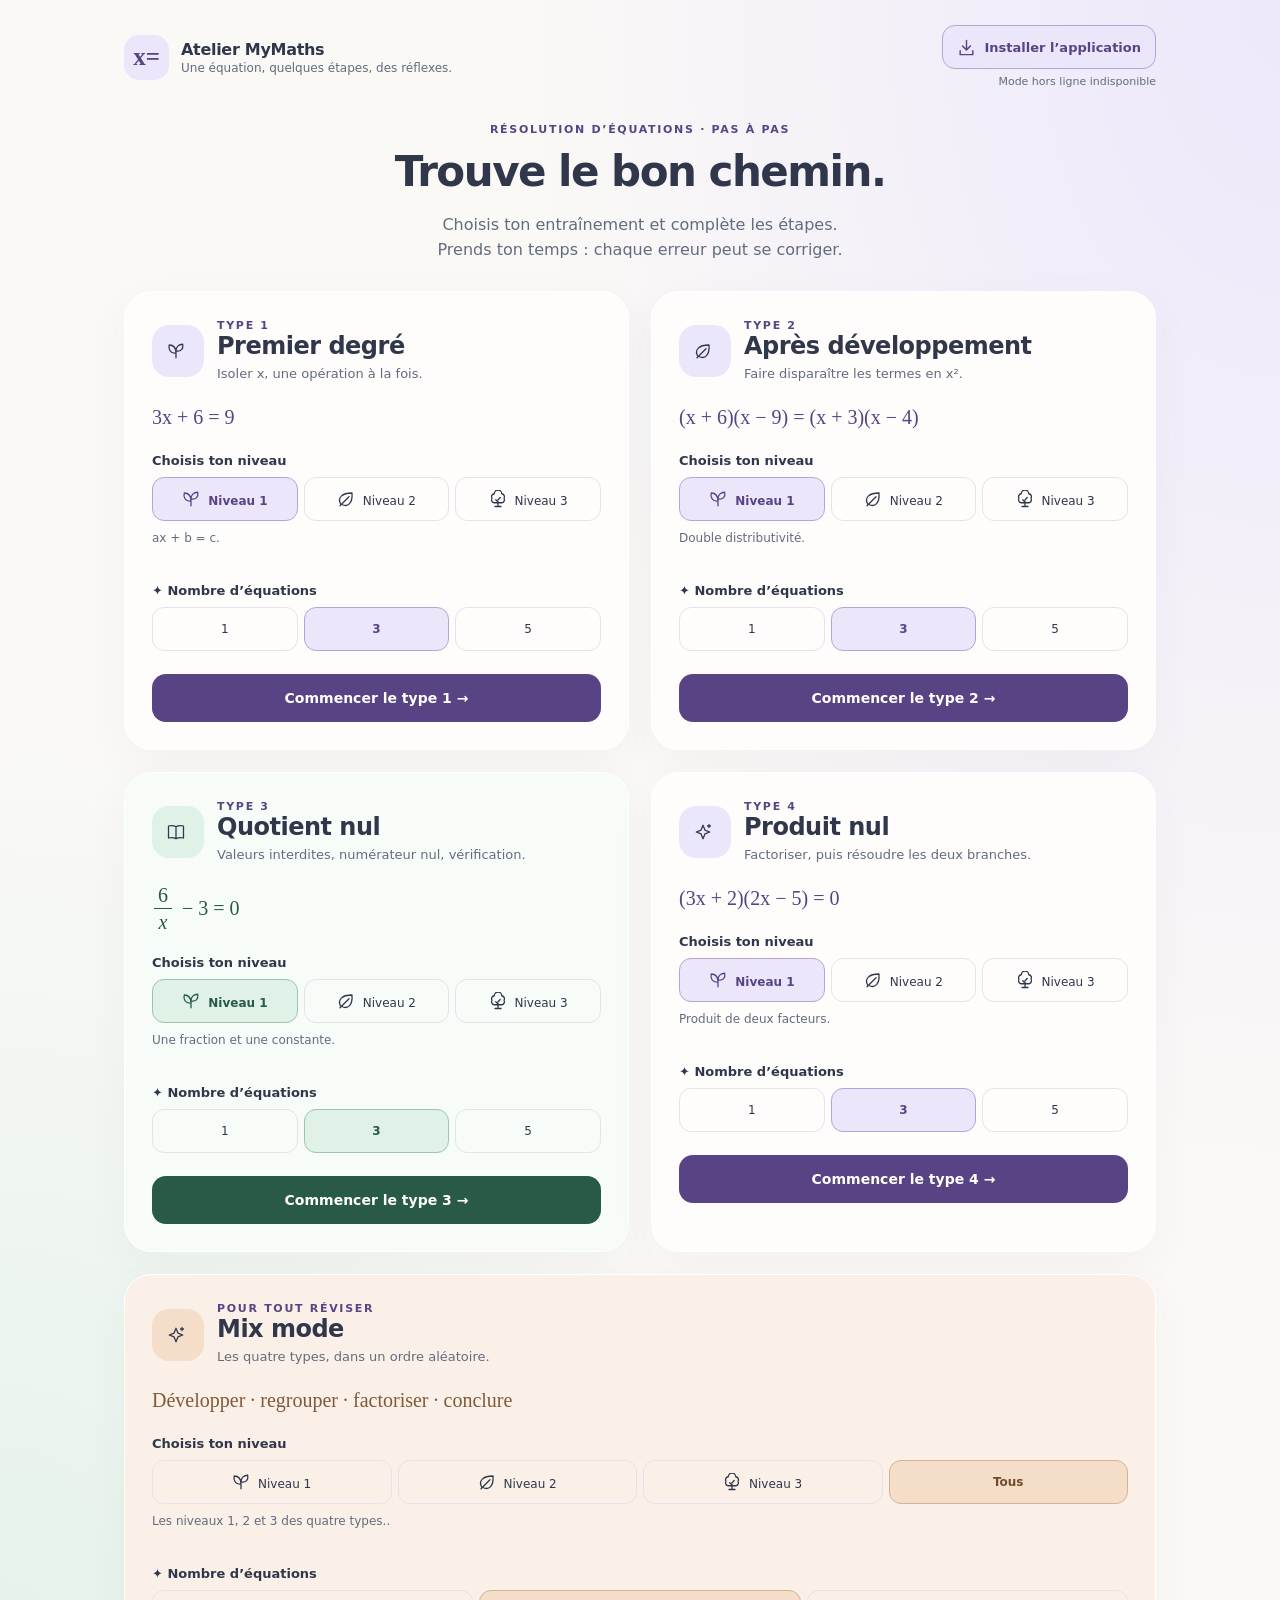
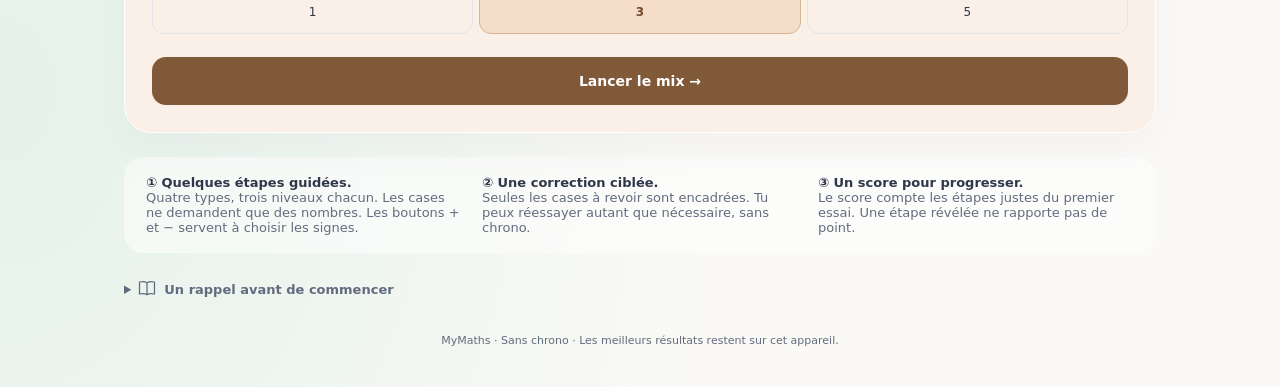
<file: equations-entrainement.html>
<!doctype html><html lang="fr"><head><meta charset="utf-8"><meta name="viewport" content="width=device-width,initial-scale=1"><meta name="theme-color" content="#f4f0fc"><title>Équations · Atelier MyMaths</title><link rel="canonical" href="./equations/"><script>const destination=new URL('./equations/',location.href);destination.search=location.search;destination.hash=location.hash;location.replace(destination.href);</script><style>body{font:18px system-ui,sans-serif;background:#faf9f6;color:#30374b;margin:10vh auto;padding:24px;max-width:550px}a{color:#584385}</style></head><body><h1>Équations · Atelier MyMaths</h1><p><a href="./equations/">Ouvrir l’application Équations</a></p></body></html>
</file>
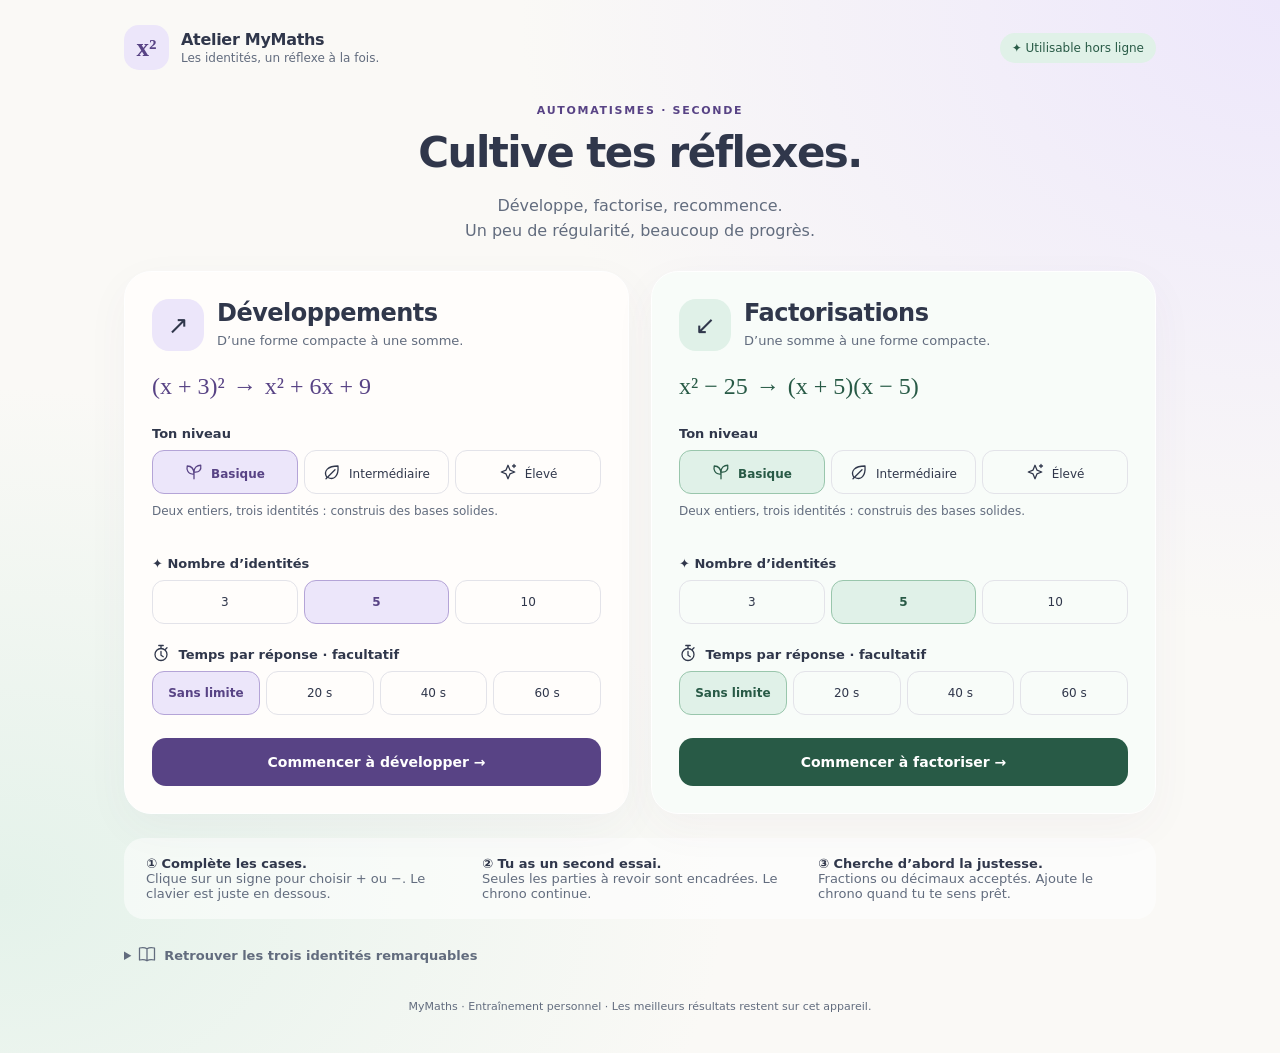
<file: identites-remarquables.html>
<!doctype html>
<html lang="fr">
<head>
<meta charset="utf-8"><meta name="viewport" content="width=device-width,initial-scale=1,viewport-fit=cover">
<meta name="theme-color" content="#f4f0fc">
<title>Identités remarquables · Atelier MyMaths</title>
<style>
:root{--ink:#30374b;--muted:#626c7e;--bg:#faf9f6;--lav:#ece6fa;--lavink:#584385;--mint:#e0f1e8;--mintink:#285a46;--peach:#fbe9dc;--line:#e3e3e9;--card:#fffdfb;--danger:#9b3947;--wrong:#ffe4df;--focus:#675197;--shadow:0 14px 45px #55516b0b;font-family:ui-rounded,"Segoe UI",system-ui,sans-serif;color:var(--ink)}
*{box-sizing:border-box}body{margin:0;background:radial-gradient(ellipse at 100% 0%,#ede7fb 0%,transparent 42%),radial-gradient(ellipse at 0% 85%,#e4f2ea 0%,transparent 40%),var(--bg);min-height:100svh}button,input{font:inherit}button{cursor:pointer;color:inherit}button:disabled{cursor:default;opacity:.6}button:focus-visible,input:focus-visible,a:focus-visible,summary:focus-visible{outline:3px solid var(--focus);outline-offset:4px}[hidden]{display:none!important}button{touch-action:manipulation;-webkit-tap-highlight-color:transparent}a{color:var(--lavink)}.app{max-width:1080px;margin:auto;padding:25px 24px 40px}.brand{display:flex;align-items:center;gap:12px;margin-bottom:34px}.logo{width:45px;height:45px;background:var(--lav);color:var(--lavink);border-radius:15px;display:grid;place-items:center;font-family:Georgia,serif;font-weight:bold;font-size:25px}.brand-title{font-weight:750;letter-spacing:-.3px}.brand-sub{font-size:12px;color:var(--muted);margin-top:2px}.offline{margin-left:auto;font-size:12px;color:var(--mintink);background:var(--mint);padding:8px 12px;border-radius:30px}.hero{max-width:720px;margin:0 auto 28px;text-align:center}.eyebrow{text-transform:uppercase;letter-spacing:1.7px;font-size:11px;font-weight:800;color:var(--lavink)}h1{font-size:clamp(28px,4vw,42px);line-height:1.16;letter-spacing:-1.5px;margin:12px 0}p{line-height:1.55}.hero p{color:var(--muted);font-size:16px;margin-bottom:0}.cards{display:grid;grid-template-columns:1fr 1fr;gap:22px}.card{background:var(--card);border:1px solid #fff;border-radius:27px;padding:27px;box-shadow:var(--shadow)}.card.factor{background:#f8fcf9}.card-head{display:flex;gap:13px;align-items:center}.card-icon{font-size:25px;width:52px;height:52px;display:grid;place-items:center;border-radius:17px;background:var(--lav)}.factor .card-icon{background:var(--mint)}h2{margin:0;font-size:24px;letter-spacing:-.5px}.sub{font-size:13px;color:var(--muted);margin:4px 0 0}.sample{margin:19px 0 22px;color:var(--lavink);font:24px Georgia,serif;display:flex;gap:8px;align-items:center;flex-wrap:wrap}.factor .sample{color:var(--mintink)}fieldset{border:0;margin:20px 0 0;padding:0;min-width:0}legend{font-size:13px;font-weight:700;margin-bottom:9px;padding:0}.choices{display:flex;gap:6px}.choice{flex:1;background:transparent;border:1px solid var(--line);border-radius:12px;padding:11px 4px;min-height:44px;font-size:12px;white-space:nowrap}.choice[aria-pressed=true]{background:var(--lav);border-color:#b4a4d7;color:var(--lavink);font-weight:750}.factor .choice[aria-pressed=true]{background:var(--mint);border-color:#99c6ac;color:var(--mintink)}.level-desc{font-size:12px;min-height:34px;color:var(--muted);margin:8px 0 0}.primary,.secondary{border:0;border-radius:14px;padding:13px 19px;font-weight:700;min-height:48px;font-size:14px}.primary{background:var(--lavink);color:white}.factor .primary{background:var(--mintink)}.secondary{background:#efeff5;color:var(--ink);border:1px solid #e3e3eb}.start{width:100%;margin-top:23px}.rules{margin:24px 0 0;padding:18px 22px;background:#ffffff8c;border-radius:20px;font-size:13px;color:var(--muted)}.rules strong{color:var(--ink)}.rule-grid{display:grid;grid-template-columns:repeat(3,1fr);gap:20px}.memo{margin:18px auto 0;font-size:13px;color:var(--muted)}summary{cursor:pointer;min-height:38px;padding:8px 0;font-weight:600}.memo-content{display:flex;flex-wrap:wrap;gap:12px 24px;padding:10px 0}.memo-content .math{font-size:21px}.foot{margin-top:25px;text-align:center;color:var(--muted);font-size:11px}.toprow{display:flex;justify-content:space-between;align-items:center;gap:12px;margin:0 0 18px}.back{border:0;background:transparent;font-size:13px;padding:10px 0;color:var(--muted);min-height:44px}.session-heading{font-weight:700;font-size:15px}.session{max-width:860px;margin:auto}.exercise{background:var(--card);border:1px solid white;border-radius:27px 27px 0 0;box-shadow:var(--shadow);padding:22px 26px 18px}.ex-meta{display:flex;justify-content:space-between;align-items:center;gap:10px}.badge{border-radius:30px;padding:9px 13px;background:var(--lav);color:var(--lavink);font-size:13px;font-weight:700}.time{background:#ecf0f7;color:#44546e;white-space:nowrap;min-width:94px;text-align:center;font-variant-numeric:tabular-nums}.time.hurry{background:var(--peach);color:#815122}.question-count{text-align:center;color:var(--muted);font-size:12px;margin:16px 0 10px}.progress{height:5px;overflow:hidden;background:#efedf3;border-radius:10px;margin:10px 0 22px}.progress-bar{height:100%;background:#bba6df;border-radius:10px;transition:width .2s}.source{text-align:center;line-height:1.5;margin:0 0 18px;min-height:52px;font-size:clamp(31px,5vw,44px)}.math{font-family:"Cambria Math",Cambria,"Times New Roman",serif;letter-spacing:0;line-height:1.4}.math i{font-style:italic}.math sup{font-size:.58em;vertical-align:super}.fraction{display:inline-flex;flex-direction:column;vertical-align:middle;text-align:center;font-size:.77em;line-height:1.1;margin:0 .12em;transform:translateY(-.07em)}.fraction .num{border-bottom:1.2px solid currentColor;padding:0 .18em .08em}.fraction .den{padding:.08em .18em 0}.equation-label{text-align:center;font-size:12px;color:var(--muted);margin:0 0 8px}.answer-row{display:flex;flex-wrap:wrap;gap:7px;justify-content:center;align-items:center;min-height:80px;font-size:clamp(28px,5vw,39px)}.term{display:inline-flex;align-items:center;gap:5px;white-space:nowrap}.slot{width:92px;max-width:100%;height:57px;border:2px solid #d9d6e4;border-radius:12px;text-align:center;color:var(--ink);background:#fff;font:600 24px ui-rounded,"Segoe UI",system-ui,sans-serif;padding:6px 3px;transition:border .1s}.slot.active{border-color:var(--focus);box-shadow:0 0 0 3px #ede5fa}.slot.bad{border:3px solid var(--danger);background:var(--wrong);box-shadow:none}.slot.good{border-color:#649279;background:#eff8f0;color:#315a44;opacity:1}.slot:disabled{opacity:1}.sign{border:1px solid #d8d4e1;background:#f3eff8;border-radius:10px;width:43px;height:52px;font-size:28px;line-height:1}.sign.bad{border:3px solid var(--danger);background:var(--wrong)}.sign.good{border-color:#649279;background:#eff8f0;opacity:1}.factor-pair{display:flex;flex-wrap:wrap;gap:8px;justify-content:center;align-items:center}.factor-group{display:inline-flex;align-items:center;gap:4px}.factor-group .slot{width:77px}.factor-group .sign{width:39px}.active-hint{font-size:12px;text-align:center;min-height:18px;color:var(--muted);margin:14px 0 3px}.feedback{margin:12px 0 0;border-radius:14px;padding:12px 15px;background:#f1eff7;font-size:14px;line-height:1.45}.feedback.warning{background:var(--peach);color:#754923}.feedback.success{background:var(--mint);color:var(--mintink)}.feedback.error{background:#fce7e3;color:#7e343c}.feedback:empty{display:none}.feedback .math{font-size:23px;display:block;margin-top:7px;overflow-wrap:anywhere}.explanation{font-size:13px;color:var(--muted);margin-top:8px}.keypad-area{border:1px solid #fff;border-top:1px solid #e5e1ec;border-radius:0 0 27px 27px;background:#f0edf5;padding:16px 20px 20px;box-shadow:var(--shadow)}.keypad{display:grid;grid-template-columns:repeat(4,1fr);gap:7px;max-width:560px;margin:auto}.key{border:1px solid #e4dfeb;border-bottom-width:3px;border-radius:13px;background:#fffdfb;height:52px;font-size:23px;font-weight:600}.key.function{font-size:15px;background:#e5def0;color:var(--lavink)}.key:active{transform:translateY(1px);border-bottom-width:1px}.action-row{display:flex;gap:10px;max-width:560px;margin:12px auto 0}.action-row .primary{flex:1}.skip{font-size:12px;min-width:112px;padding:10px;border:0;background:transparent;color:var(--muted);border-radius:12px}.key-guide{text-align:center;font-size:11px;color:var(--muted);margin-top:10px}.practice-memo{padding:0 8px}.result{max-width:860px;margin:auto}.result-hero{text-align:center;background:var(--card);border-radius:27px;padding:30px;border:1px solid #fff;box-shadow:var(--shadow)}.result-emoji{font-size:34px;margin-bottom:10px}.result-title{font-size:28px;margin:0}.result-note{color:var(--muted);margin:8px auto 24px;max-width:520px}.stats{display:grid;grid-template-columns:repeat(3,1fr);gap:10px}.stat{background:#f2eef9;border-radius:18px;padding:17px 10px}.stat:nth-child(2){background:#e9f4ed}.stat:nth-child(3){background:#faeddf}.stat-value{font-size:31px;font-weight:800;letter-spacing:-1px;font-variant-numeric:tabular-nums}.stat-label{font-size:12px;color:var(--muted);margin:5px 0 0}.stat small{display:block;font-size:11px;color:var(--muted);margin-top:5px}.score-info{font-size:12px;color:var(--muted);margin:17px 0 0}.advice{background:#fffdfb;border-radius:21px;padding:22px;margin-top:16px;border:1px solid #fff}.advice h3{font-size:16px;margin:0 0 6px}.advice p{margin:0;font-size:14px;color:var(--muted)}.result-actions{display:flex;flex-wrap:wrap;justify-content:center;gap:10px;margin-top:22px}.review{margin-top:22px;padding:4px 18px;background:#fff9;border-radius:18px}.review-item{padding:15px 0;border-top:1px solid var(--line);font-size:13px}.review-item .math{font-size:23px;display:block;margin-top:8px;overflow-wrap:anywhere}.status-line{display:flex;justify-content:space-between;gap:12px}.record{font-size:12px;color:var(--muted);margin-top:16px}.sr-only{position:absolute;width:1px;height:1px;padding:0;margin:-1px;overflow:hidden;clip:rect(0,0,0,0);white-space:nowrap;border:0}dialog{max-width:400px;width:calc(100% - 32px);border:1px solid #fff;border-radius:22px;padding:25px;color:var(--ink);background:var(--card);box-shadow:0 24px 80px #24203540}dialog::backdrop{background:#30374b55}dialog p{font-size:14px;color:var(--muted)}dialog .action-row{flex-wrap:wrap}button:hover:not(:disabled){filter:brightness(.975)}@media(max-width:750px){.cards{grid-template-columns:1fr}.app{padding:20px 18px 30px}.brand{margin-bottom:25px}.hero h1{letter-spacing:-.8px}.rule-grid{grid-template-columns:1fr;gap:10px}.card{padding:23px}.offline{font-size:11px;padding:7px 9px}.stats{gap:7px}.stat-value{font-size:27px}.result-hero{padding:24px 15px}.source{font-size:34px}.exercise{padding:19px 19px 15px}.factor-group .slot{width:74px}.keypad-area{padding:13px 15px 16px}.choice{font-size:13px}}@media(max-width:380px){.app{padding:15px 10px 25px}.offline{display:none}.card{padding:20px 15px}.choices{gap:4px}.choice{font-size:11px}.exercise{padding:16px 11px}.source{font-size:30px}.slot{width:75px;height:54px;font-size:22px}.answer-row{gap:4px;font-size:30px}.sign{width:37px;height:48px;font-size:25px}.factor-group .slot{width:69px}.factor-group .sign{width:33px}.stats{grid-template-columns:1fr}.stat{padding:12px}.stat-value{font-size:29px}.stat-label{margin-top:1px}.ex-meta .badge{font-size:11px;padding:8px 10px}.result-actions{flex-direction:column}.result-actions button{width:100%}.key-guide{font-size:10px}}@media(prefers-reduced-motion:reduce){*{transition:none!important;scroll-behavior:auto!important}}
.ico{display:inline-block;width:18px;height:18px;vertical-align:-3px;fill:none;stroke:currentColor;stroke-width:1.7;stroke-linecap:round;stroke-linejoin:round;margin-right:4px;flex-shrink:0}.result-emoji .ico{width:38px;height:38px;color:var(--lavink)}.power{white-space:nowrap}.choice{white-space:normal}.slot{min-width:0}
.cards{grid-template-columns:repeat(2,minmax(0,1fr))}.card,.card-head>div{min-width:0}.card-icon{flex-shrink:0}.choice{min-width:0;overflow-wrap:anywhere}@media(max-width:750px){.cards{grid-template-columns:minmax(0,1fr)}}@media(max-width:380px){.card-head{gap:10px}.card-icon{width:40px;height:44px}.card-head h2{font-size:22px}}
.binomial{display:inline-block;white-space:nowrap}.factor-pair{flex:1;min-width:0;max-width:calc(100% - 28px)}@media(max-width:750px){body[data-screen=practice] .brand{margin-bottom:8px}body[data-screen=practice] .brand-sub,body[data-screen=practice] .offline{display:none}body[data-screen=practice] .logo{width:36px;height:36px;border-radius:12px;font-size:23px}.toprow{margin-bottom:8px}.question-count{margin:10px 0 6px}.progress{margin:8px 0 12px}.exercise{padding-top:15px}.source{margin-bottom:12px;font-size:32px}.key{height:46px}.key-guide{font-size:10px}}
.times{font-size:.72em;margin-right:2px}@media(max-width:380px){.factor-pair .slot{width:63px}.factor-pair .factor-group{gap:3px}}
</style>
</head>
<body>
<svg width="0" height="0" aria-hidden="true" style="position:absolute;overflow:hidden"><defs>
<symbol id="icon-sprout" viewBox="0 0 24 24"><path d="M12 21V12M12 15C3 15 2 8 3 4c6 0 9 4 9 11ZM12 12c0-6 4-9 9-9 1 6-2 10-9 9Z"/></symbol>
<symbol id="icon-leaf" viewBox="0 0 24 24"><path d="M5 19c-5-9 2-15 15-15 1 13-5 20-14 15ZM4 21 16 9"/></symbol>
<symbol id="icon-sparkle" viewBox="0 0 24 24"><path d="m12 3 2.6 6.4L21 12l-6.4 2.6L12 21l-2.6-6.4L3 12l6.4-2.6ZM20 2v4M18 4h4"/></symbol>
<symbol id="icon-timer" viewBox="0 0 24 24"><circle cx="12" cy="14" r="8"/><path d="M12 6V3M9 2h6M18 7l2-2M12 10v5l3 2"/></symbol>
<symbol id="icon-book" viewBox="0 0 24 24"><path d="M12 5c-3-2-6-2-10-1v16c4-1 7-1 10 1 3-2 6-2 10-1V4c-4-1-7-1-10 1ZM12 5v16"/></symbol>
</defs></svg>
<main class="app">
<header class="brand"><div class="logo" aria-hidden="true">x²</div><div><div class="brand-title">Atelier MyMaths</div><div class="brand-sub">Les identités, un réflexe à la fois.</div></div><div class="offline">✦ Utilisable hors ligne</div></header>
<section id="home" aria-labelledby="title">
<div class="hero"><div class="eyebrow">Automatismes · Seconde</div><h1 id="title">Cultive tes réflexes.</h1><p>Développe, factorise, recommence.<br>Un peu de régularité, beaucoup de progrès.</p></div>
<div class="cards" id="cards"></div>
<div class="rules"><div class="rule-grid"><div><strong>① Complète les cases.</strong><br>Clique sur un signe pour choisir + ou −. Le clavier est juste en dessous.</div><div><strong>② Tu as un second essai.</strong><br>Seules les parties à revoir sont encadrées. Le chrono continue.</div><div><strong>③ Cherche d’abord la justesse.</strong><br>Fractions ou décimaux acceptés. Ajoute le chrono quand tu te sens prêt.</div></div></div>
<details class="memo"><summary><svg class="ico" aria-hidden="true"><use href="#icon-book"></use></svg> Retrouver les trois identités remarquables</summary><div class="memo-content math"><span>(a + b)² = a² + 2ab + b²</span><span>(a − b)² = a² − 2ab + b²</span><span>(a + b)(a − b) = a² − b²</span></div></details>
</section>
<section id="practice" class="session" hidden aria-label="Série d’entraînement">
<div class="toprow"><button class="back" id="back">← Réglages</button><div class="session-heading" id="sessionHeading"></div></div>
<div class="exercise"><div class="ex-meta"><span class="badge" id="levelBadge"></span><span class="badge time" id="timerBadge" role="timer" aria-label="Temps"></span></div><div class="question-count" id="questionCount"></div><div class="progress" id="progress" role="progressbar" aria-label="Avancement de la série" aria-valuemin="0" aria-valuemax="100"><div class="progress-bar" id="progressBar"></div></div><div class="source math" id="source"></div><div class="equation-label" id="equationLabel"></div><div class="answer-row math" id="answer"></div><div class="active-hint" id="activeHint"></div><div class="feedback" id="feedback" aria-live="polite" aria-atomic="true"></div></div>
<div class="keypad-area"><div class="keypad" id="keypad" aria-label="Clavier numérique"></div><div class="action-row"><button class="skip" id="skip">Je ne sais pas</button><button class="primary" id="validate">Vérifier ↵</button></div><div class="key-guide">La touche a/b insère « / » · ↔ change de case · le clavier de l’ordinateur fonctionne aussi</div></div>
<details class="memo practice-memo"><summary><svg class="ico" aria-hidden="true"><use href="#icon-book"></use></svg> Un rappel si tu en as besoin</summary><div class="memo-content math"><span>(a + b)² = a² + 2ab + b²</span><span>(a − b)² = a² − 2ab + b²</span><span>(a + b)(a − b) = a² − b²</span></div></details>
</section>
<section id="results" class="result" hidden aria-labelledby="resultTitle">
<div class="result-hero"><div class="result-emoji" id="resultEmoji"></div><h2 class="result-title" id="resultTitle" tabindex="-1"></h2><p class="result-note" id="resultNote"></p><div class="stats" id="stats"></div><p class="score-info" id="scoreInfo"></p><div class="record" id="record"></div><div class="result-actions"><button class="primary" id="again">↻ Rejouer une série</button><button class="secondary" id="adapt" hidden></button><button class="secondary" id="settings">Changer les réglages</button></div></div>
<div class="advice" id="advice"></div><details class="review"><summary>Relire les expressions de cette série</summary><div id="reviewList"></div></details>
</section>
<footer class="foot">MyMaths · Entraînement personnel · Les meilleurs résultats restent sur cet appareil.</footer>
</main>
<dialog id="quitDialog"><h2>Revenir aux réglages ?</h2><p>La série en cours sera abandonnée. Tu pourras en lancer une nouvelle quand tu voudras.</p><div class="action-row"><button class="secondary" id="keepGoing">Continuer la série</button><button class="primary" id="quit">Revenir</button></div></dialog>
<script>
'use strict';
const $=id=>document.getElementById(id);
const icon=name=>'<svg class="ico" aria-hidden="true"><use href="#icon-'+name+'"></use></svg>';
const LEVELS=[{name:'Basique',icon:icon('sprout'),desc:'Deux entiers, trois identités : construis des bases solides.'},{name:'Intermédiaire',icon:icon('leaf'),desc:'Un entier et une fraction de la forme 1/c.'},{name:'Élevé',icon:icon('sparkle'),desc:'Deux fractions, ou des entiers finissant par 5 et des multiples de 10.'}];
const MODES={develop:{title:'Développements',icon:'↗',subtitle:'D’une forme compacte à une somme.'},factor:{title:'Factorisations',icon:'↙',subtitle:'D’une somme à une forme compacte.'}};
const gcd=(a,b)=>{a=a<0n?-a:a;b=b<0n?-b:b;while(b){[a,b]=[b,a%b];}return a||1n;};
function R(n,d=1){n=BigInt(n);d=BigInt(d);if(d===0n)throw Error('Dénominateur nul');if(d<0n){n=-n;d=-d;}let g=gcd(n,d);return{n:n/g,d:d/g};}
const add=(a,b)=>R(a.n*b.d+b.n*a.d,a.d*b.d),mul=(a,b)=>R(a.n*b.n,a.d*b.d),neg=a=>R(-a.n,a.d),square=a=>mul(a,a),eq=(a,b)=>a.n===b.n&&a.d===b.d,abs=a=>a.n<0n?neg(a):a;
const ZERO=R(0),ONE=R(1),TWO=R(2);
function parse(s){s=s.trim().replace(/\s/g,'').replace(',','.').replace('÷','/');if(s.length>20)return null;let m;if((m=s.match(/^([+-]?\d+)\/(\d+)$/))){if(BigInt(m[2])===0n)return null;return R(m[1],m[2]);}if((m=s.match(/^([+-]?)(\d*)(?:\.(\d*))?$/))&&(m[2]||m[3])){let decimals=m[3]||'';return R(BigInt((m[1]==='-'?'-':'')+(m[2]||'0')+decimals),10n**BigInt(decimals.length));}return null;}
const textR=r=>r.d===1n?String(r.n):r.n+'/'+r.d;
function mathR(r){if(r.d===1n)return String(r.n);return '<span class="fraction" role="img" aria-label="'+r.n+' sur '+r.d+'"><span class="num">'+r.n+'</span><span class="den">'+r.d+'</span></span>';}
function mono(r,p){return(eq(r,ONE)?'':mathR(r))+'<i>x</i>'+(p===2?'<sup>2</sup>':'');}
function polynomial(coefs){let out='';for(let i=0;i<3;i++){let r=coefs[i];if(r.n===0n)continue;let sign=r.n<0n?'−':'+';out+=(out?' '+sign+' ':(r.n<0n?'−':''))+(i===2?mathR(abs(r)):mono(abs(r),2-i));}return out||'0';}
function expansion(q){let aa=square(q.a),bb=square(q.b);return q.type==='diff'?[aa,ZERO,neg(bb)]:[aa,mul(R(q.type==='minus'?-2:2),mul(q.a,q.b)),bb];}
function compact(q){let left=mono(q.a,1),right=mathR(q.b);return q.type==='diff'?'<span class="binomial">('+left+' + '+right+')</span> <span class="binomial">× ('+left+' − '+right+')</span>':'<span class="binomial">('+left+(q.type==='minus'?' − ':' + ')+right+')<sup>2</sup></span>';}
const expression=(q,mode)=>mode==='develop'?compact(q):polynomial(expansion(q));
const solution=(q,mode)=>mode==='develop'?polynomial(expansion(q)):compact(q);
const pick=arr=>arr[Math.floor(Math.random()*arr.length)];
function shuffle(a){a=[...a];for(let i=a.length-1;i>0;i--){let j=Math.floor(Math.random()*(i+1));[a[i],a[j]]=[a[j],a[i]];}return a;}
function makeQuestion(level,type=pick(['plus','minus','diff'])){let a,b;if(level===0){a=R(pick([1,1,2,2,3,4,5,6,7]));b=R(pick([2,3,4,5,6,7,8,9]));}else if(level===1){let unit=R(1,pick([2,3,4,5,6,8]));let integer=R(pick([1,2,3,4,5,6,8]));[a,b]=Math.random()<.5?[integer,unit]:[unit,integer];}else if(Math.random()<.67){const nonUnit=()=>{let r;do{r=R(pick([2,3,4,5,6,7,8,9,10,11]),pick([2,3,4,5,6,7,8]));}while(r.d===1n||r.n===1n);return r;};a=nonUnit();b=nonUnit();}else{a=R(pick([15,25,35,45,55,65,75,85,95,10,20,30,40,50]));b=R(pick([5,10,15,20,25,30,35,40]));}return{type,a,b};}
function createSeries(level,count){let types=[];while(types.length<count)types.push(...shuffle(['plus','minus','diff']));let seen=new Set();return types.slice(0,count).map(type=>{let q,key;do{q=makeQuestion(level,type);key=[type,textR(q.a),textR(q.b)].join('|');}while(seen.has(key));seen.add(key);return q;});}
function readStore(key,fallback){try{return JSON.parse(localStorage.getItem(key))||fallback;}catch{return fallback;}}
function writeStore(key,v){try{localStorage.setItem(key,JSON.stringify(v));return true;}catch{return false;}}
const configs={};for(const mode of Object.keys(MODES)){let old=readStore('mymaths-identites-settings-'+mode,{});configs[mode]={mode,level:[0,1,2].includes(old.level)?old.level:0,count:[3,5,10].includes(old.count)?old.count:5,timer:[0,20,40,60].includes(old.timer)?old.timer:0};}
let session=null,fields=[],active=null,interval=null,adaptation=null;
function homeCards(){ $('cards').innerHTML=Object.keys(MODES).map(mode=>{let m=MODES[mode],c=configs[mode];let group=(key,options,labels)=>'<div class="choices" role="group" aria-label="'+({level:'Niveau',count:'Nombre d’identités',timer:'Temps par réponse'})[key]+'">'+options.map((v,i)=>'<button class="choice" data-mode="'+mode+'" data-key="'+key+'" data-value="'+v+'" aria-pressed="'+(c[key]===v)+'">'+labels[i]+'</button>').join('')+'</div>';return '<article class="card '+(mode==='factor'?'factor':'')+'"><div class="card-head"><span class="card-icon" aria-hidden="true">'+m.icon+'</span><div><h2>'+m.title+'</h2><p class="sub">'+m.subtitle+'</p></div></div><div class="sample math">'+(mode==='develop'?'(x + 3)² <span aria-hidden="true">→</span> x² + 6x + 9':'x² − 25 <span aria-hidden="true">→</span> (x + 5)(x − 5)')+'</div><fieldset><legend>Ton niveau</legend>'+group('level',[0,1,2],LEVELS.map(l=>l.icon+' '+l.name))+'<p class="level-desc">'+LEVELS[c.level].desc+'</p></fieldset><fieldset><legend>✦ Nombre d’identités</legend>'+group('count',[3,5,10],['3','5','10'])+'</fieldset><fieldset><legend>'+icon('timer')+' Temps par réponse · facultatif</legend>'+group('timer',[0,20,40,60],['Sans limite','20 s','40 s','60 s'])+'</fieldset><button class="primary start" data-start="'+mode+'">Commencer '+(mode==='develop'?'à développer':'à factoriser')+' →</button></article>';}).join('');}
function show(id){document.body.dataset.screen=id;for(const s of ['home','practice','results'])$(s).hidden=s!==id;}
function stopTimer(){if(interval!==null){clearInterval(interval);interval=null;}}
function start(cfg){stopTimer();$('quitDialog').close();session={cfg:{...cfg},questions:createSeries(cfg.level,cfg.count),index:0,rows:[],attempt:0,phase:'edit'};show('practice');$('sessionHeading').textContent=MODES[cfg.mode].title;$('levelBadge').innerHTML=LEVELS[cfg.level].icon+' '+LEVELS[cfg.level].name;document.querySelector('.practice-memo').open=false;window.scrollTo({top:0,behavior:'instant'});renderQuestion();}
function slot(key,label,target){fields.push({key,label,type:'number',target});return '<input class="slot" id="field-'+key+'" aria-label="'+label+'" type="text" inputmode="none" autocomplete="off" spellcheck="false" maxlength="20" placeholder="?">';}
function sign(key,label,target){fields.push({key,label,type:'sign',target});return '<button class="sign" id="field-'+key+'" data-sign="+" aria-label="'+label+' : plus. Cliquer pour changer." type="button">+</button>';}
function renderQuestion(){let q=session.questions[session.index],c=session.cfg;fields=[];active=null;session.phase='edit';session.attempt=0;$('questionCount').textContent='Identité '+(session.index+1)+' / '+c.count+' · deux essais possibles';let progress=Math.round(session.index/c.count*100);$('progress').setAttribute('aria-valuenow',progress);$('progressBar').style.width=progress+'%';$('source').innerHTML=expression(q,c.mode);$('equationLabel').textContent=c.mode==='develop'?'Complète le développement.':'Complète la factorisation.';let row='';if(c.mode==='develop'){row='<span class="math" aria-hidden="true">=</span><span class="term">'+slot('a','Coefficient de x au carré',square(q.a))+'<span class="power"><i>x</i><sup>2</sup></span></span>';if(q.type==='diff'){row+='<span class="term">'+sign('s','Signe du terme constant','-')+slot('b','Terme constant, sans le signe',square(q.b))+'</span>';}else{row+='<span class="term">'+sign('s','Signe du double produit',q.type==='minus'?'-':'+')+slot('b','Coefficient de x, sans le signe',mul(TWO,mul(q.a,q.b)))+'<i>x</i></span><span class="term"> + '+slot('c','Terme constant',square(q.b))+'</span>';}}else if(q.type==='diff'){let factor=(i,s)=>'<span class="factor-group">'+(i===2?'<span class="times">×</span>':'')+'('+slot('a'+i,'Coefficient de x, facteur '+i,q.a)+'<i>x</i>'+sign('s'+i,'Signe dans le facteur '+i,s)+slot('b'+i,'Terme constant, facteur '+i,q.b)+')</span>';row='<span aria-hidden="true">=</span><span class="factor-pair">'+factor(1,'+')+factor(2,'-')+'</span>';}else{row='<span aria-hidden="true">=</span><span class="factor-group">('+slot('a','Coefficient de x dans la parenthèse',q.a)+'<i>x</i>'+sign('s','Signe dans la parenthèse',q.type==='minus'?'-':'+')+slot('b','Terme constant dans la parenthèse',q.b)+'<span>)<sup>2</sup></span></span>';}$('answer').innerHTML=row;$('feedback').className='feedback';$('feedback').innerHTML='';$('skip').hidden=false;$('validate').textContent='Vérifier ↵';$('validate').disabled=false;setKeysDisabled(false);for(const f of fields){let el=$('field-'+f.key);if(f.type==='number'){el.addEventListener('focus',()=>choose(el));el.addEventListener('input',()=>{el.value=el.value.replace(/[÷]/g,'/').replace(/[^0-9\/.,]/g,'');});}else{el.addEventListener('click',()=>{if(session.phase!=='edit')return;let v=el.dataset.sign==='+'?'-':'+';el.dataset.sign=v;el.textContent=v==='-'?'−':'+';el.setAttribute('aria-label',f.label+' : '+(v==='-'?'moins':'plus')+'. Cliquer pour changer.');});}}session.started=performance.now();session.deadline=c.timer?session.started+c.timer*1000:null;tick();interval=setInterval(tick,100);focusNext();}
function choose(el){if(active)active.classList.remove('active');active=el;active.classList.add('active');let f=fields.find(f=>'field-'+f.key===el.id);$('activeHint').textContent='Case active : '+f.label.toLowerCase()+'.';}
function focusNext(){let editable=fields.filter(f=>f.type==='number'&&!$('field-'+f.key).disabled);if(!editable.length){active=null;$('activeHint').textContent='Clique sur le signe encadré pour le modifier.';setKeysDisabled(true);return;}let pos=editable.findIndex(f=>active&&'field-'+f.key===active.id);let next=$('field-'+editable[(pos+1)%editable.length].key);next.focus({preventScroll:true});choose(next);}
function setKeysDisabled(disabled){document.querySelectorAll('.key').forEach(k=>k.disabled=disabled);}
function tick(){if(!session||session.phase!=='edit')return;let elapsed=(performance.now()-session.started)/1000,remaining=session.cfg.timer?Math.max(0,session.cfg.timer-elapsed):elapsed;$('timerBadge').innerHTML=icon('timer')+' '+(session.cfg.timer?Math.ceil(remaining):Math.floor(remaining))+' s';$('timerBadge').classList.toggle('hurry',!!session.cfg.timer&&remaining<=5);if(session.deadline&&performance.now()>=session.deadline)finish(false,'timeout');}
function readAnswers(){let values={},invalid=[];for(let f of fields){let el=$('field-'+f.key);if(f.type==='sign'){values[f.key]=el.dataset.sign;}else{let r=parse(el.value);if(!r||r.n<0n)invalid.push(f);else values[f.key]=r;}}return{values,invalid};}
function enteredPolynomial(q,mode,v){const signed=(r,s)=>s==='-'?neg(r):r;if(mode==='develop')return q.type==='diff'?[v.a,ZERO,signed(v.b,v.s)]:[v.a,signed(v.b,v.s),v.c];if(q.type!=='diff')return[square(v.a),signed(mul(TWO,mul(v.a,v.b)),v.s),square(v.b)];let b1=signed(v.b1,v.s1),b2=signed(v.b2,v.s2);return[mul(v.a1,v.a2),add(mul(v.a1,b2),mul(v.a2,b1)),mul(b1,b2)];}
function isCorrect(q,mode,v){let actual=enteredPolynomial(q,mode,v),expected=expansion(q);return expected.every((r,i)=>eq(r,actual[i]));}
function mark(f,wrong){let el=$('field-'+f.key);el.classList.remove('bad','good','active');el.classList.add(wrong?'bad':'good');el.setAttribute('aria-invalid',wrong?'true':'false');if(!wrong)el.disabled=true;}
function check(){if(!session)return;if(session.phase==='review'){next();return;}if(session.phase!=='edit')return;tick();if(session.phase!=='edit')return;let{values,invalid}=readAnswers();if(invalid.length){invalid.forEach(f=>{let el=$('field-'+f.key);el.classList.add('bad');el.setAttribute('aria-invalid','true');});$('feedback').className='feedback warning';$('feedback').textContent='Complète toutes les cases avec un nombre positif ou nul. Une fraction comme 3/4 ou un décimal comme 0,75 convient. Ce n’est pas encore un essai.';let el=$('field-'+invalid[0].key);el.focus({preventScroll:true});choose(el);return;}let q=session.questions[session.index];if(isCorrect(q,session.cfg.mode,values)){finish(true,'answer');return;}if(session.attempt===0){session.attempt=1;let bad=fields.filter(f=>f.type==='sign'?values[f.key]!==f.target:!eq(values[f.key],f.target));fields.forEach(f=>mark(f,bad.includes(f)));$('feedback').className='feedback warning';$('feedback').textContent='Tu peux corriger une fois. À revoir : '+bad.map(f=>f.label.toLowerCase()).join(' ; ')+'. Les parties justes sont conservées.';$('questionCount').textContent='Identité '+(session.index+1)+' / '+session.cfg.count+' · second essai';$('validate').textContent='Valider ma correction ↵';let first=bad.find(f=>f.type==='number');if(first){let el=$('field-'+first.key);el.focus({preventScroll:true});choose(el);el.select();}else focusNext();}else finish(false,'answer');}
function explain(q,mode){let a=mathR(q.a),b=mathR(q.b);if(q.type==='diff')return 'Une différence de deux carrés : '+a+'<i>x</i> et '+b+' donnent deux facteurs conjugués.';return mode==='develop'?'Les carrés sont '+mathR(square(q.a))+'<i>x</i>² et '+mathR(square(q.b))+'. Le double produit vaut '+mathR(mul(TWO,mul(q.a,q.b)))+'<i>x</i> ; son signe est '+(q.type==='minus'?'−':'+')+'.':'Les deux carrés permettent de retrouver '+a+'<i>x</i> et '+b+'. Vérifie le double produit : '+mathR(mul(TWO,mul(q.a,q.b)))+'<i>x</i>.';}
function finish(solved,reason){if(!session||session.phase!=='edit')return;stopTimer();let seconds=(performance.now()-session.started)/1000;if(session.cfg.timer)seconds=Math.min(seconds,session.cfg.timer);let row={q:session.questions[session.index],solved,first:solved&&session.attempt===0,recovered:solved&&session.attempt===1,reason,seconds,attempts:reason==='answer'?session.attempt+1:session.attempt};session.rows.push(row);session.phase='review';fields.forEach(f=>$('field-'+f.key).disabled=true);setKeysDisabled(true);$('activeHint').textContent='';$('skip').hidden=true;let title=solved?(row.first?'✓ Juste du premier coup. Bien joué !':'✓ Correction réussie. Tu avances !'):(reason==='timeout'?'Temps écoulé. Prends le temps de comprendre.':reason==='skip'?'Voici la correction pour progresser.':'La prochaine sera une nouvelle occasion.');$('feedback').className='feedback '+(solved?'success':'error');$('feedback').innerHTML='<strong>'+title+'</strong><div class="math">'+expression(row.q,session.cfg.mode)+' = '+solution(row.q,session.cfg.mode)+'</div><div class="explanation math">'+explain(row.q,session.cfg.mode)+'</div>';$('validate').textContent=session.index===session.cfg.count-1?'Voir mon bilan →':'Identité suivante →';if(reason==='timeout'){$('timerBadge').innerHTML=icon('timer')+' 0 s';}else $('timerBadge').innerHTML=icon('timer')+' '+seconds.toFixed(1).replace('.',',')+' s';$('progress').setAttribute('aria-valuenow',Math.round(session.rows.length/session.cfg.count*100));$('progressBar').style.width=(session.rows.length/session.cfg.count*100)+'%';}
function next(){if(session.index+1>=session.cfg.count){result();return;}session.index++;renderQuestion();}
function summary(rows){let count=rows.length,solved=rows.filter(r=>r.solved).length,first=rows.filter(r=>r.first).length,recovered=rows.filter(r=>r.recovered).length,timeouts=rows.filter(r=>r.reason==='timeout').length,total=rows.reduce((s,r)=>s+r.seconds,0);return{count,solved,first,recovered,timeouts,percent:Math.round(solved/count*100),firstPercent:Math.round(first/count*100),average:total/count};}
function adviceFor(cfg,s){let text,adapt=null;if(cfg.timer&&(s.timeouts>=Math.max(1,Math.ceil(s.count*.25))||(s.percent<70&&s.average>=cfg.timer*.8))){let t=cfg.timer===20?40:cfg.timer===40?60:0;adapt={...cfg,timer:t};text='Le chrono semble te presser : '+s.timeouts+' réponse'+(s.timeouts>1?'s':'')+' hors délai. Essaie '+(t?t+' secondes par réponse':'sans limite de temps')+' au même niveau. La vitesse viendra après la justesse.';}else if(s.percent<60&&cfg.level>0){adapt={...cfg,level:cfg.level-1,timer:0};text='Consolide les identités avec le niveau '+LEVELS[cfg.level-1].name.toLowerCase()+', sans chrono. Quand tu atteins 80 à 100 % plusieurs fois, reviens à ce niveau.';}else if(s.percent<60){if(cfg.timer)adapt={...cfg,timer:0};text='Commence tranquillement : repère les deux carrés et le double produit. Utilise le rappel, puis rejoue une courte série'+(cfg.timer?' sans chrono':'')+'. Chaque bonne réponse construit un réflexe.';}else if(s.firstPercent<80){text='Tu progresses ! Rejoue ce niveau pour réussir davantage d’identités du premier coup. Vérifie surtout les signes et le double produit avant de valider.';}else if(s.percent===100&&s.firstPercent===100){if(cfg.timer===0){adapt={...cfg,timer:60};text='Une série parfaite, du premier coup ! Rejoue pour confirmer, puis essaie 60 secondes par réponse. Ta précision est la priorité.';}else if(cfg.timer>20){adapt={...cfg,timer:cfg.timer===60?40:20};text='Précis et régulier : bravo ! Confirme ce résultat sur une nouvelle série, puis tente un chrono un peu plus court.';}else if(cfg.level<2){adapt={...cfg,level:cfg.level+1,timer:0};text='Tu combines précision et rapidité. Essaie le niveau suivant sans chrono, puis retrouve progressivement ton rythme.';}else{text='Tu combines précision et rapidité au niveau élevé. Rejoue pour confirmer tes automatismes sur de nouvelles expressions !';}}else{text='Très bonne série ! Rejoue avec ces réglages : vise d’abord 100 %, puis davantage de réponses justes du premier coup.';}return{text,adapt};}
function result(){stopTimer();session.phase='done';show('results');let c=session.cfg,s=summary(session.rows);let a=adviceFor(c,s);adaptation=a.adapt;$('resultEmoji').innerHTML=icon(s.percent===100?'sparkle':s.percent>=60?'leaf':'sprout');$('resultTitle').textContent=s.percent===100?'Une belle série !':s.percent>=60?'Tes réflexes se construisent.':'Chaque essai te fait avancer.';$('resultNote').textContent=MODES[c.mode].title+' · '+LEVELS[c.level].name+' · '+c.count+' identités · '+(c.timer?c.timer+' s par réponse':'sans limite de temps');$('stats').innerHTML='<div class="stat"><div class="stat-value">'+s.percent+' %</div><div class="stat-label">Réussite</div><small>'+s.solved+' / '+s.count+' réponses justes</small></div><div class="stat"><div class="stat-value">'+s.firstPercent+' %</div><div class="stat-label">Du premier coup</div><small>'+s.first+' / '+s.count+' sans correction</small></div><div class="stat"><div class="stat-value">'+s.average.toFixed(1).replace('.',',')+' s</div><div class="stat-label">Temps moyen par réponse</div><small>Correction éventuelle incluse</small></div>';$('scoreInfo').textContent='Score de réussite : chaque identité réussie vaut un point, au premier ou au second essai. '+s.recovered+' réponse'+(s.recovered>1?'s':'')+' corrigée'+(s.recovered>1?'s':'')+' au second essai'+(s.timeouts?' · '+s.timeouts+' hors délai':'')+'. Le temps moyen porte sur toutes les identités.';$('advice').innerHTML='<h3>✦ Ton prochain petit défi</h3><p>'+a.text+'</p>';$('adapt').hidden=!adaptation;if(adaptation){$('adapt').textContent=adaptation.level!==c.level?'Essayer '+LEVELS[adaptation.level].name.toLowerCase():adaptation.timer?'Essayer '+adaptation.timer+' s':'Essayer sans chrono';}$('reviewList').innerHTML=session.rows.map((r,i)=>'<div class="review-item"><div class="status-line"><strong>'+ (i+1)+'. '+(r.first?'✓ Du premier coup':r.recovered?'✓ Au second essai':r.reason==='timeout'?icon('timer')+'Hors délai':'À revoir')+'</strong><span>'+r.seconds.toFixed(1).replace('.',',')+' s</span></div><div class="math">'+expression(r.q,c.mode)+' = '+solution(r.q,c.mode)+'</div></div>').join('');document.querySelector('.review').open=false;let key='mymaths-identites-best-'+[c.mode,c.level,c.count,c.timer].join('-'),old=readStore(key,null);let validOld=old&&Number.isFinite(old.percent)&&Number.isFinite(old.firstPercent)&&Number.isFinite(old.average);let improved=!validOld||s.percent>old.percent||s.percent===old.percent&&(s.firstPercent>old.firstPercent||s.firstPercent===old.firstPercent&&s.average<old.average);let best=improved?{percent:s.percent,firstPercent:s.firstPercent,average:s.average}:old;if(writeStore(key,best)){$('record').textContent=(improved?'✦ Meilleur résultat pour ces réglages : ':'Meilleur résultat pour ces réglages : ')+best.percent+' % · '+best.firstPercent+' % du premier coup · '+best.average.toFixed(1).replace('.',',')+' s en moyenne.';}else $('record').textContent='Tes résultats de cette série sont affichés ci-dessus.';window.scrollTo({top:0,behavior:'instant'});$('resultTitle').focus({preventScroll:true});}
$('cards').addEventListener('click',e=>{let b=e.target.closest('button');if(!b)return;if(b.dataset.start){start(configs[b.dataset.start]);return;}if(b.dataset.key){let c=configs[b.dataset.mode];c[b.dataset.key]=Number(b.dataset.value);writeStore('mymaths-identites-settings-'+c.mode,c);let index=Array.from($('cards').querySelectorAll('button')).indexOf(b);homeCards();$('cards').querySelectorAll('button')[index]?.focus({preventScroll:true});}});
const keys=[['7','7'],['8','8'],['9','9'],['⌫','back'],['4','4'],['5','5'],['6','6'],['a/b','/'],['1','1'],['2','2'],['3','3'],['↔','next'],['0','0'],[',',','],['Effacer','clear'],['✓','check']];
$('keypad').innerHTML=keys.map(([label,key])=>'<button class="key '+(/^[0-9,]$/.test(key)?'':'function')+'" data-key="'+key+'" aria-label="'+({back:'Supprimer le dernier caractère','/':'Insérer une barre de fraction',next:'Passer à la case suivante',clear:'Effacer la case active',check:'Vérifier ma réponse'})[key]+'">'+label+'</button>').join('').replace(/aria-label="undefined"/g,'');
$('keypad').addEventListener('pointerdown',e=>{if(e.target.closest('button'))e.preventDefault();});
$('keypad').addEventListener('click',e=>{let k=e.target.closest('button')?.dataset.key;if(!k||!session||session.phase!=='edit')return;if(k==='next'){focusNext();return;}if(k==='check'){check();return;}if(!active||active.disabled){focusNext();}if(!active||active.disabled)return;let start=active.selectionStart??active.value.length,end=active.selectionEnd??active.value.length,v=active.value;if(k==='clear'){active.value='';start=0;}else if(k==='back'){if(start===end&&start>0)start--;active.value=v.slice(0,start)+v.slice(end);}else{if(v.length-(end-start)+k.length>20)return;active.value=v.slice(0,start)+k+v.slice(end);start+=k.length;}active.focus({preventScroll:true});active.setSelectionRange(start,start);});
$('validate').addEventListener('click',check);$('skip').addEventListener('click',()=>{tick();if(session?.phase==='edit')finish(false,'skip');});
$('back').addEventListener('click',()=>{$('quitDialog').showModal();});$('keepGoing').addEventListener('click',()=>$('quitDialog').close());$('quit').addEventListener('click',()=>{stopTimer();session=null;$('quitDialog').close();show('home');homeCards();$('title').scrollIntoView({block:'start'});});
$('again').addEventListener('click',()=>start(session.cfg));$('adapt').addEventListener('click',()=>{if(adaptation)start(adaptation);});$('settings').addEventListener('click',()=>{stopTimer();show('home');homeCards();window.scrollTo({top:0,behavior:'instant'});});
document.addEventListener('keydown',e=>{if(!session||$('practice').hidden||$('quitDialog').open)return;if(e.key==='Enter'){e.preventDefault();check();}else if(session.phase==='edit'&&e.target instanceof HTMLInputElement&&(e.key==='ArrowDown'||e.key==='ArrowUp')){e.preventDefault();focusNext();}});
document.addEventListener('visibilitychange',()=>{if(session?.phase==='edit')tick();});
window.IdentityLab={R,add,mul,square,eq,parse,textR,makeQuestion,createSeries,expansion,enteredPolynomial,isCorrect,summary,adviceFor,get state(){return session;},get fields(){return fields;}};
homeCards();
</script>
</body></html>
</file>
